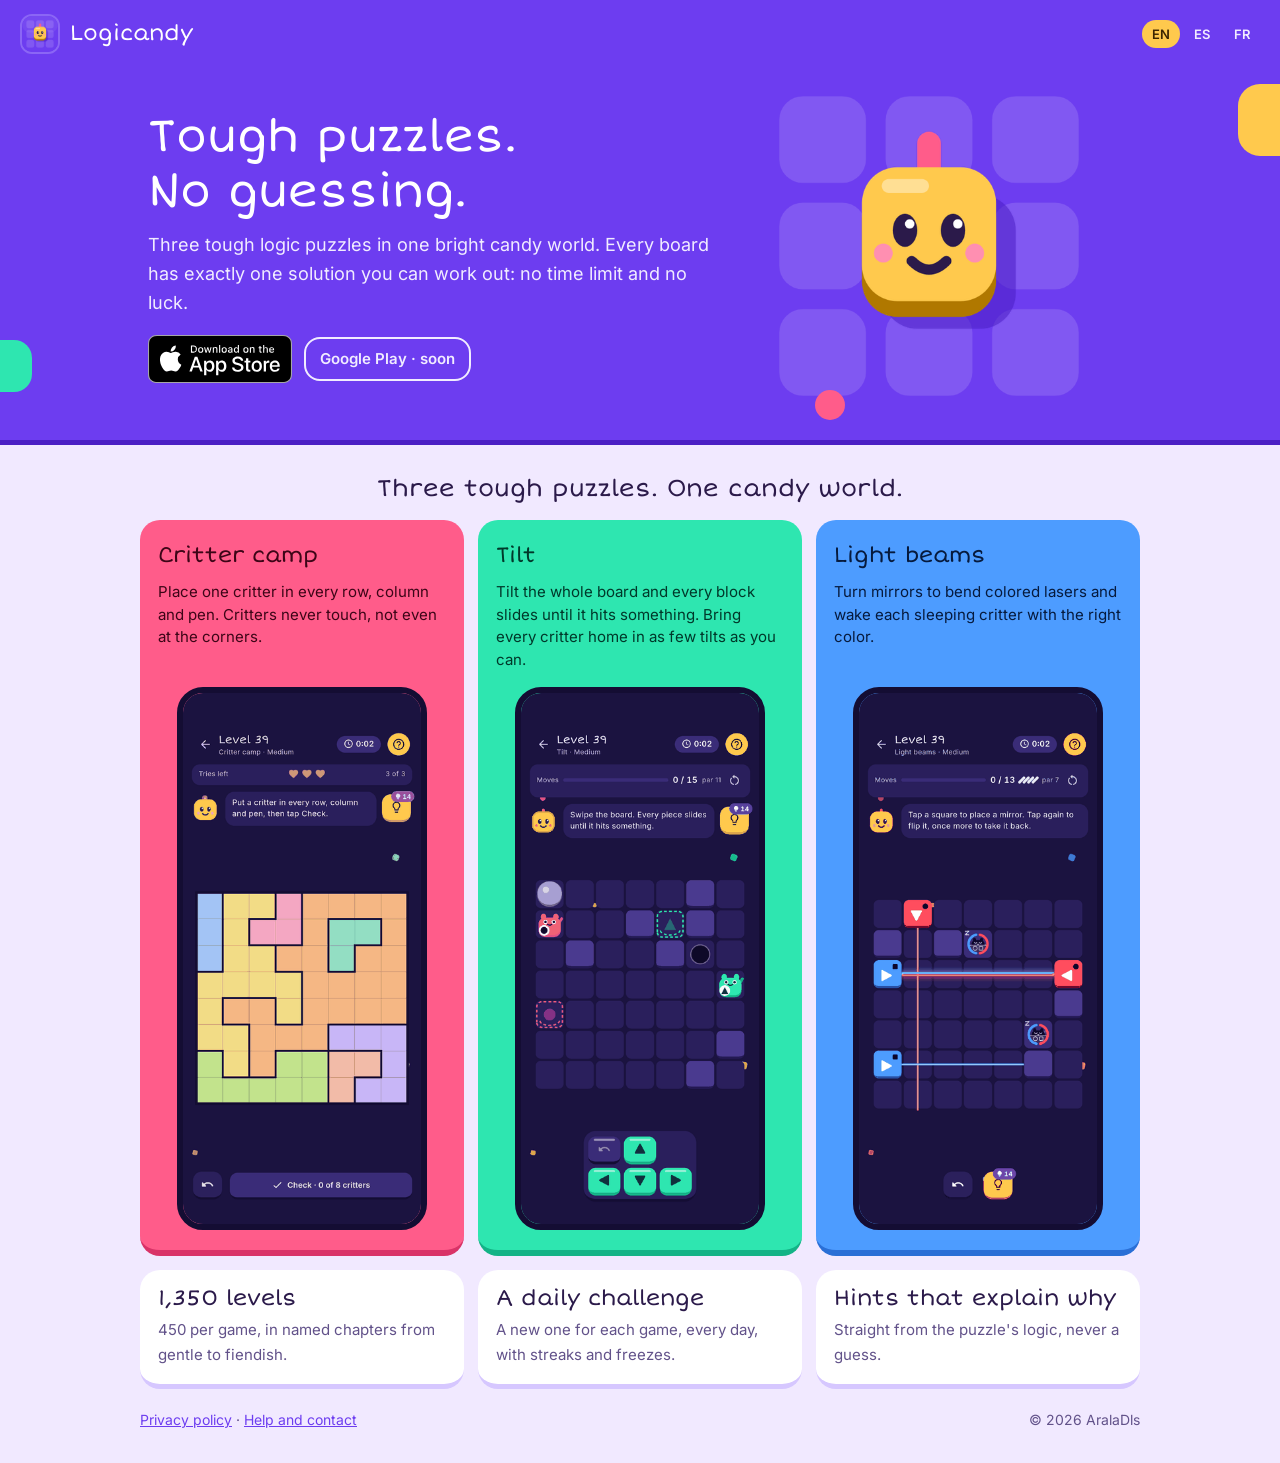
<file: index.html>
<!doctype html>
<html lang="en">
<head>
<meta charset="utf-8">
<meta name="viewport" content="width=device-width, initial-scale=1">
<title>Logicandy · Tough puzzles. No guessing.</title>
<meta name="description" content="Three tough logic puzzles in one candy world. Fair, no guessing, no time limits.">
<meta name="theme-color" content="#6D3DF0">
<link rel="canonical" href="https://logicandy.com/">
<link rel="alternate" hreflang="en" href="https://logicandy.com/">
<link rel="alternate" hreflang="es" href="https://logicandy.com/es/">
<link rel="alternate" hreflang="fr" href="https://logicandy.com/fr/">
<link rel="icon" type="image/png" href="img/icon.png">
<link rel="apple-touch-icon" href="img/icon.png">
<meta property="og:type" content="website">
<meta property="og:title" content="Logicandy">
<meta property="og:description" content="Tough puzzles. No guessing.">
<meta property="og:url" content="https://logicandy.com/">
<meta property="og:image" content="https://logicandy.com/img/og-en.png">
<link rel="stylesheet" href="style.css">
</head>
<body>
<div class="hero">
<div class="top">
<a class="brand" href="./"><img src="img/icon.png" width="40" height="40" alt="">Logicandy</a>
<nav class="switch" aria-label="Language"><a href="./" aria-current="page">EN</a><a href="es/" lang="es" hreflang="es">ES</a><a href="fr/" lang="fr" hreflang="fr">FR</a></nav>
</div>
<div class="pitch">
<div>
<h1>Tough puzzles.<br>No guessing.</h1>
<p class="lead">Three tough logic puzzles in one bright candy world. Every board has exactly one solution you can work out: no time limit and no luck.</p>
<p class="stores"><a class="badge" href="https://apps.apple.com/app/id6835142114"><img src="img/app-store-en.svg" width="120" height="40" alt="Download on the App Store"></a><span class="store soon">Google Play · soon</span></p>
</div>
<img class="glim" src="img/glim.png" width="440" height="440" alt="Glim, the Logicandy mascot">
</div>
</div>
<main class="wide">
<h2>Three tough puzzles. One candy world.</h2>
<div class="games">
<article class="game pink">
<h3>Critter camp</h3>
<p>Place one critter in every row, column and pen. Critters never touch, not even at the corners.</p>
<img src="img/en-camp.png" width="360" height="803" loading="lazy" alt="A Critter camp board, with colored pens to fill">
</article>
<article class="game mint">
<h3>Tilt</h3>
<p>Tilt the whole board and every block slides until it hits something. Bring every critter home in as few tilts as you can.</p>
<img src="img/en-tilt.png" width="360" height="803" loading="lazy" alt="A Tilt board, with two critters to slide home">
</article>
<article class="game sky">
<h3>Light beams</h3>
<p>Turn mirrors to bend colored lasers and wake each sleeping critter with the right color.</p>
<img src="img/en-beams.png" width="360" height="803" loading="lazy" alt="A Light beams board, with lasers crossing the grid">
</article>
</div>
<div class="facts">
<div class="fact"><strong>1,350 levels</strong><span>450 per game, in named chapters from gentle to fiendish.</span></div>
<div class="fact"><strong>A daily challenge</strong><span>A new one for each game, every day, with streaks and freezes.</span></div>
<div class="fact"><strong>Hints that explain why</strong><span>Straight from the puzzle's logic, never a guess.</span></div>
</div>
</main>
<footer>
<p><a href="en/privacy.html">Privacy policy</a> · <a href="en/support.html">Help and contact</a></p>
<p>© 2026 AralaDls</p>
</footer>
</body>
</html>
</file>
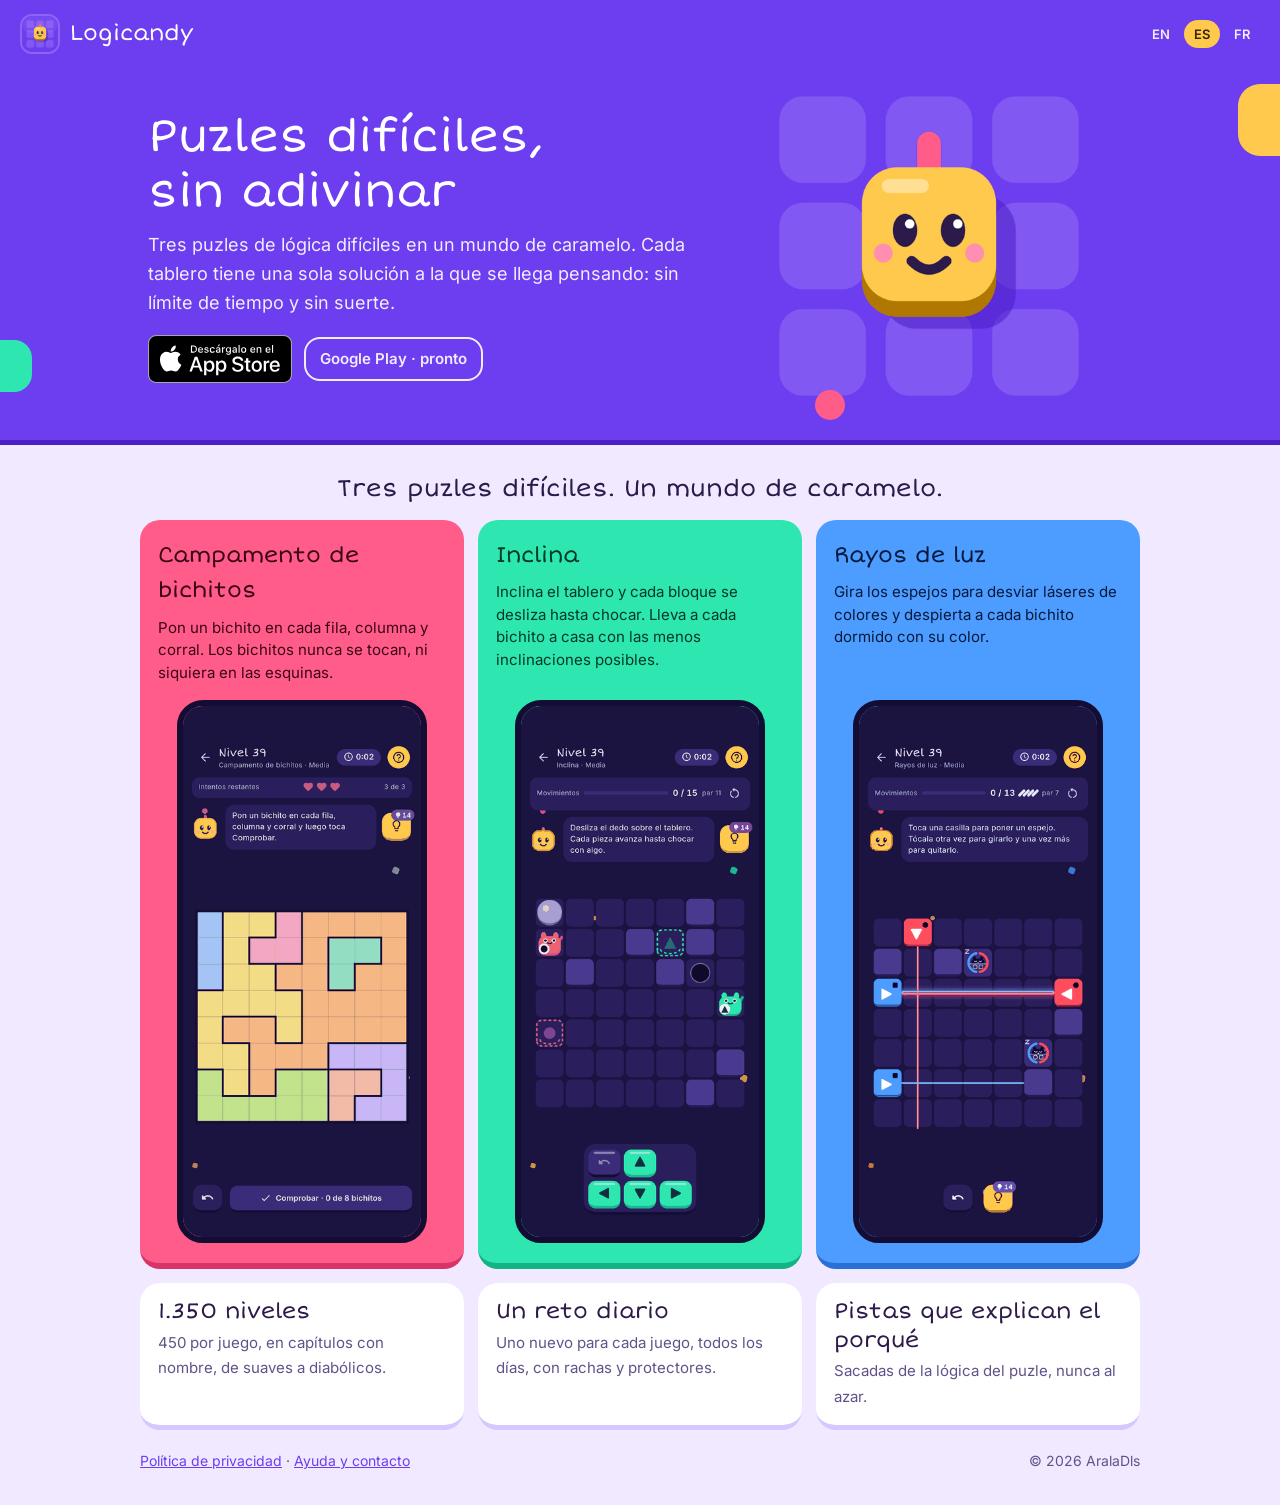
<file: es/index.html>
<!doctype html>
<html lang="es">
<head>
<meta charset="utf-8">
<meta name="viewport" content="width=device-width, initial-scale=1">
<title>Logicandy · Puzles difíciles, sin adivinar</title>
<meta name="description" content="Tres puzles de lógica difíciles en un mundo de caramelo. Justos, sin adivinar.">
<meta name="theme-color" content="#6D3DF0">
<link rel="canonical" href="https://logicandy.com/es/">
<link rel="alternate" hreflang="en" href="https://logicandy.com/">
<link rel="alternate" hreflang="es" href="https://logicandy.com/es/">
<link rel="alternate" hreflang="fr" href="https://logicandy.com/fr/">
<link rel="icon" type="image/png" href="../img/icon.png">
<link rel="apple-touch-icon" href="../img/icon.png">
<meta property="og:type" content="website">
<meta property="og:title" content="Logicandy">
<meta property="og:description" content="Puzles difíciles, sin adivinar">
<meta property="og:url" content="https://logicandy.com/es/">
<meta property="og:image" content="https://logicandy.com/img/og-es.png">
<link rel="stylesheet" href="../style.css">
</head>
<body>
<div class="hero">
<div class="top">
<a class="brand" href="./"><img src="../img/icon.png" width="40" height="40" alt="">Logicandy</a>
<nav class="switch" aria-label="Idioma"><a href="../" lang="en" hreflang="en">EN</a><a href="./" aria-current="page">ES</a><a href="../fr/" lang="fr" hreflang="fr">FR</a></nav>
</div>
<div class="pitch">
<div>
<h1>Puzles difíciles,<br>sin adivinar</h1>
<p class="lead">Tres puzles de lógica difíciles en un mundo de caramelo. Cada tablero tiene una sola solución a la que se llega pensando: sin límite de tiempo y sin suerte.</p>
<p class="stores"><a class="badge" href="https://apps.apple.com/app/id6835142114"><img src="../img/app-store-es.svg" width="120" height="40" alt="Descárgalo en el App Store"></a><span class="store soon">Google Play · pronto</span></p>
</div>
<img class="glim" src="../img/glim.png" width="440" height="440" alt="Glim, la mascota de Logicandy">
</div>
</div>
<main class="wide">
<h2>Tres puzles difíciles. Un mundo de caramelo.</h2>
<div class="games">
<article class="game pink">
<h3>Campamento de bichitos</h3>
<p>Pon un bichito en cada fila, columna y corral. Los bichitos nunca se tocan, ni siquiera en las esquinas.</p>
<img src="../img/es-camp.png" width="360" height="803" loading="lazy" alt="Un tablero de Campamento de bichitos, con corrales de colores por llenar">
</article>
<article class="game mint">
<h3>Inclina</h3>
<p>Inclina el tablero y cada bloque se desliza hasta chocar. Lleva a cada bichito a casa con las menos inclinaciones posibles.</p>
<img src="../img/es-tilt.png" width="360" height="803" loading="lazy" alt="Un tablero de Inclina, con dos bichitos que llevar a casa">
</article>
<article class="game sky">
<h3>Rayos de luz</h3>
<p>Gira los espejos para desviar láseres de colores y despierta a cada bichito dormido con su color.</p>
<img src="../img/es-beams.png" width="360" height="803" loading="lazy" alt="Un tablero de Rayos de luz, con láseres que cruzan la cuadrícula">
</article>
</div>
<div class="facts">
<div class="fact"><strong>1.350 niveles</strong><span>450 por juego, en capítulos con nombre, de suaves a diabólicos.</span></div>
<div class="fact"><strong>Un reto diario</strong><span>Uno nuevo para cada juego, todos los días, con rachas y protectores.</span></div>
<div class="fact"><strong>Pistas que explican el porqué</strong><span>Sacadas de la lógica del puzle, nunca al azar.</span></div>
</div>
</main>
<footer>
<p><a href="privacy.html">Política de privacidad</a> · <a href="support.html">Ayuda y contacto</a></p>
<p>© 2026 AralaDls</p>
</footer>
</body>
</html>
</file>
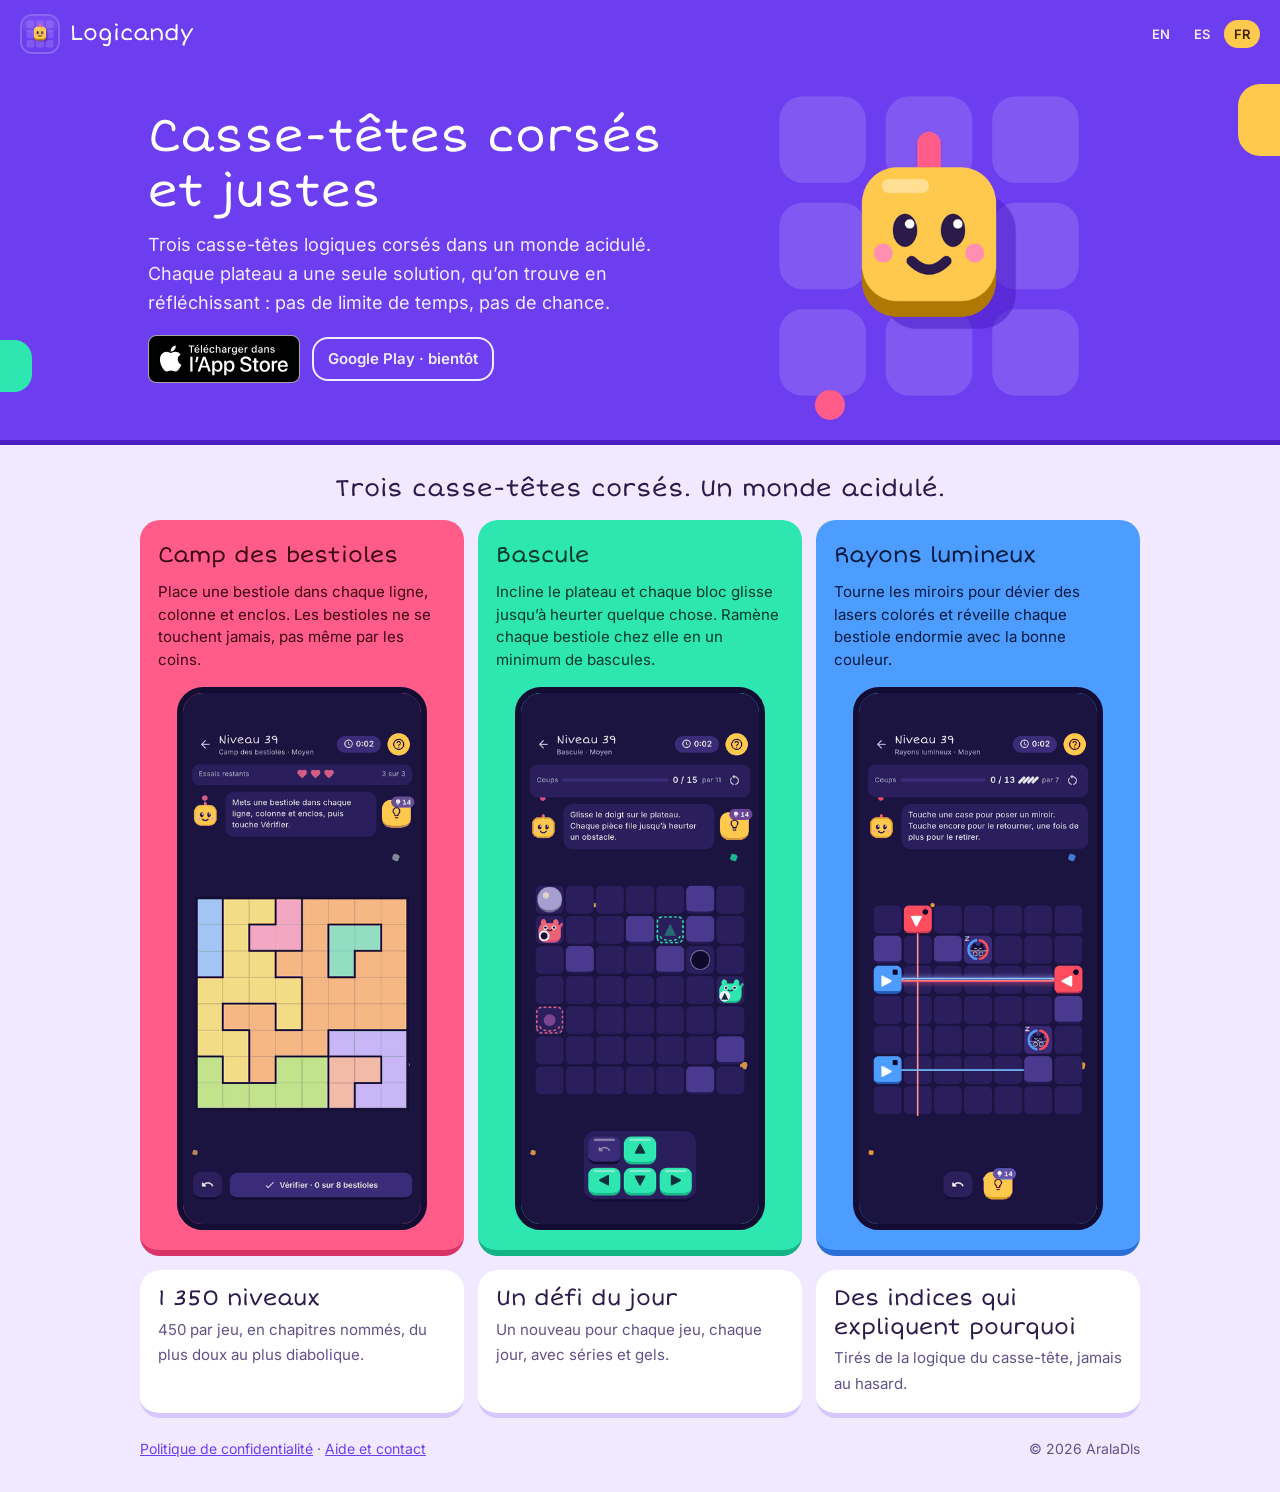
<file: fr/index.html>
<!doctype html>
<html lang="fr">
<head>
<meta charset="utf-8">
<meta name="viewport" content="width=device-width, initial-scale=1">
<title>Logicandy · Casse-têtes corsés et justes</title>
<meta name="description" content="Trois casse-têtes logiques corsés dans un monde acidulé. Justes, sans hasard.">
<meta name="theme-color" content="#6D3DF0">
<link rel="canonical" href="https://logicandy.com/fr/">
<link rel="alternate" hreflang="en" href="https://logicandy.com/">
<link rel="alternate" hreflang="es" href="https://logicandy.com/es/">
<link rel="alternate" hreflang="fr" href="https://logicandy.com/fr/">
<link rel="icon" type="image/png" href="../img/icon.png">
<link rel="apple-touch-icon" href="../img/icon.png">
<meta property="og:type" content="website">
<meta property="og:title" content="Logicandy">
<meta property="og:description" content="Casse-têtes corsés et justes">
<meta property="og:url" content="https://logicandy.com/fr/">
<meta property="og:image" content="https://logicandy.com/img/og-fr.png">
<link rel="stylesheet" href="../style.css">
</head>
<body>
<div class="hero">
<div class="top">
<a class="brand" href="./"><img src="../img/icon.png" width="40" height="40" alt="">Logicandy</a>
<nav class="switch" aria-label="Langue"><a href="../" lang="en" hreflang="en">EN</a><a href="../es/" lang="es" hreflang="es">ES</a><a href="./" aria-current="page">FR</a></nav>
</div>
<div class="pitch">
<div>
<h1>Casse-têtes corsés<br>et justes</h1>
<p class="lead">Trois casse-têtes logiques corsés dans un monde acidulé. Chaque plateau a une seule solution, qu’on trouve en réfléchissant&nbsp;: pas de limite de temps, pas de chance.</p>
<p class="stores"><a class="badge" href="https://apps.apple.com/app/id6835142114"><img src="../img/app-store-fr.svg" width="127" height="40" alt="Télécharger dans l’App Store"></a><span class="store soon">Google Play · bientôt</span></p>
</div>
<img class="glim" src="../img/glim.png" width="440" height="440" alt="Glim, la mascotte de Logicandy">
</div>
</div>
<main class="wide">
<h2>Trois casse-têtes corsés. Un monde acidulé.</h2>
<div class="games">
<article class="game pink">
<h3>Camp des bestioles</h3>
<p>Place une bestiole dans chaque ligne, colonne et enclos. Les bestioles ne se touchent jamais, pas même par les coins.</p>
<img src="../img/fr-camp.png" width="360" height="803" loading="lazy" alt="Un plateau de Camp des bestioles, avec des enclos colorés à remplir">
</article>
<article class="game mint">
<h3>Bascule</h3>
<p>Incline le plateau et chaque bloc glisse jusqu’à heurter quelque chose. Ramène chaque bestiole chez elle en un minimum de bascules.</p>
<img src="../img/fr-tilt.png" width="360" height="803" loading="lazy" alt="Un plateau de Bascule, avec deux bestioles à ramener chez elles">
</article>
<article class="game sky">
<h3>Rayons lumineux</h3>
<p>Tourne les miroirs pour dévier des lasers colorés et réveille chaque bestiole endormie avec la bonne couleur.</p>
<img src="../img/fr-beams.png" width="360" height="803" loading="lazy" alt="Un plateau de Rayons lumineux, avec des lasers qui traversent la grille">
</article>
</div>
<div class="facts">
<div class="fact"><strong>1 350 niveaux</strong><span>450 par jeu, en chapitres nommés, du plus doux au plus diabolique.</span></div>
<div class="fact"><strong>Un défi du jour</strong><span>Un nouveau pour chaque jeu, chaque jour, avec séries et gels.</span></div>
<div class="fact"><strong>Des indices qui expliquent pourquoi</strong><span>Tirés de la logique du casse-tête, jamais au hasard.</span></div>
</div>
</main>
<footer>
<p><a href="privacy.html">Politique de confidentialité</a> · <a href="support.html">Aide et contact</a></p>
<p>© 2026 AralaDls</p>
</footer>
</body>
</html>
</file>
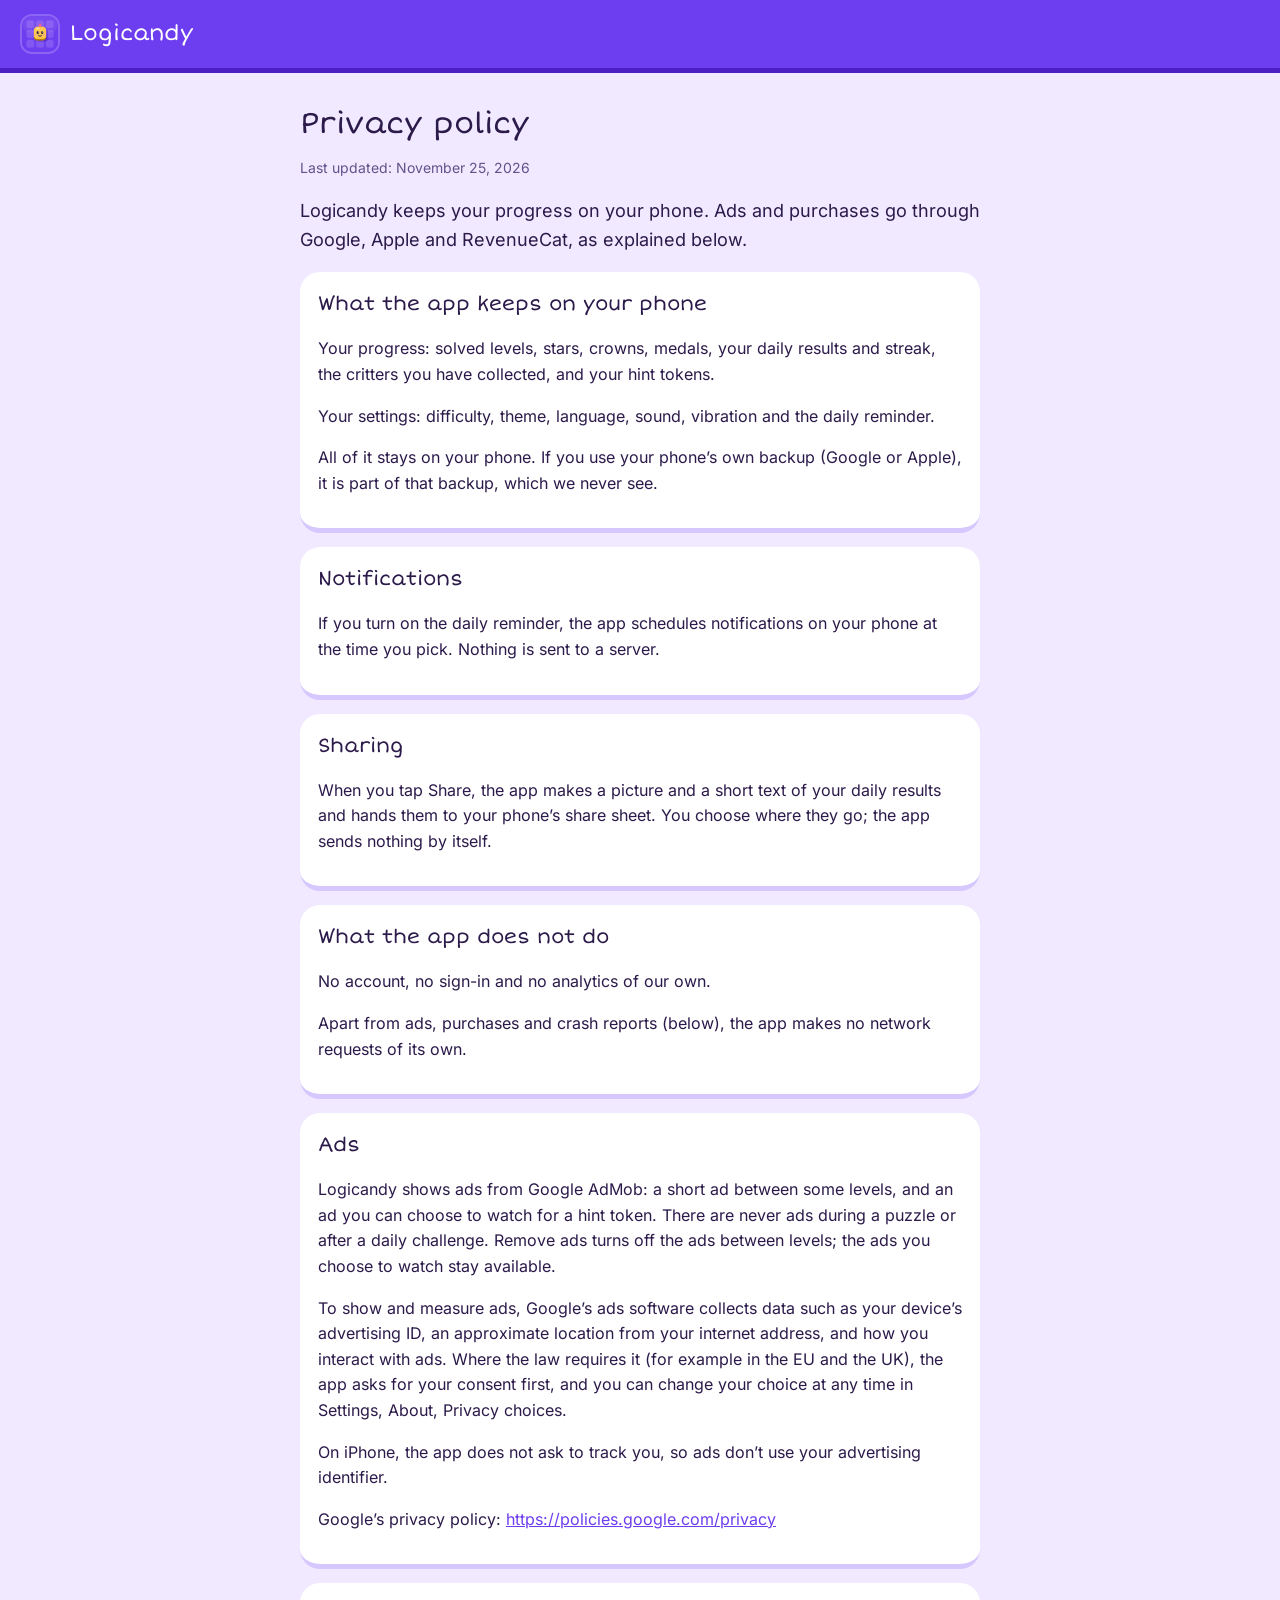
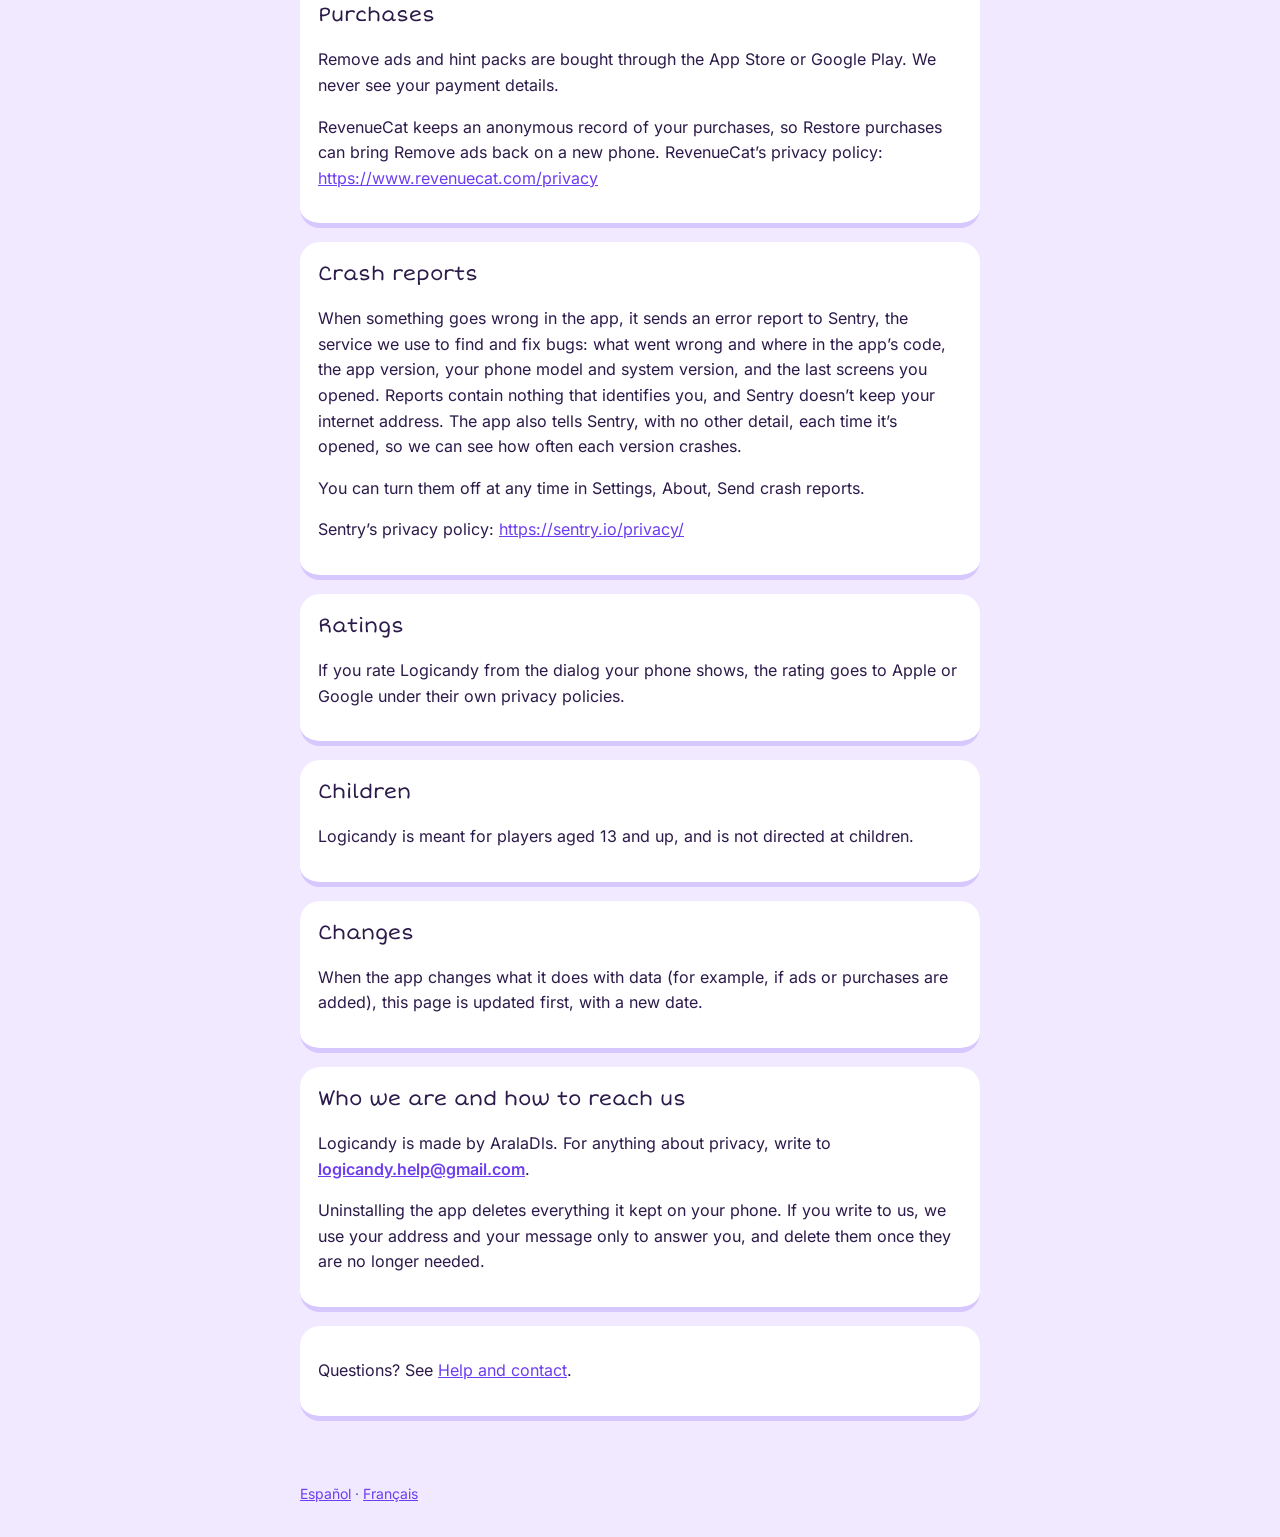
<file: en/privacy.html>
<!doctype html>
<html lang="en">
<head>
<meta charset="utf-8">
<meta name="viewport" content="width=device-width, initial-scale=1">
<title>Logicandy · Privacy policy</title>
<meta name="theme-color" content="#6D3DF0">
<link rel="icon" type="image/png" href="../img/icon.png">
<link rel="stylesheet" href="../style.css">
</head>
<body>
<header class="top"><a class="brand" href="../"><img src="../img/icon.png" width="40" height="40" alt="">Logicandy</a></header>
<main class="text">
<h1>Privacy policy</h1>
<p class="updated">Last updated: November 25, 2026</p>
<p class="lead">Logicandy keeps your progress on your phone. Ads and purchases go through Google, Apple and RevenueCat, as explained below.</p>
<section><h2>What the app keeps on your phone</h2>
<p>Your progress: solved levels, stars, crowns, medals, your daily results and streak, the critters you have collected, and your hint tokens.</p>
<p>Your settings: difficulty, theme, language, sound, vibration and the daily reminder.</p>
<p>All of it stays on your phone. If you use your phone’s own backup (Google or Apple), it is part of that backup, which we never see.</p>
</section>
<section><h2>Notifications</h2>
<p>If you turn on the daily reminder, the app schedules notifications on your phone at the time you pick. Nothing is sent to a server.</p>
</section>
<section><h2>Sharing</h2>
<p>When you tap Share, the app makes a picture and a short text of your daily results and hands them to your phone’s share sheet. You choose where they go; the app sends nothing by itself.</p>
</section>
<section><h2>What the app does not do</h2>
<p>No account, no sign-in and no analytics of our own.</p>
<p>Apart from ads, purchases and crash reports (below), the app makes no network requests of its own.</p>
</section>
<section id="ads"><h2>Ads</h2>
<p>Logicandy shows ads from Google AdMob: a short ad between some levels, and an ad you can choose to watch for a hint token. There are never ads during a puzzle or after a daily challenge. Remove ads turns off the ads between levels; the ads you choose to watch stay available.</p>
<p>To show and measure ads, Google’s ads software collects data such as your device’s advertising ID, an approximate location from your internet address, and how you interact with ads. Where the law requires it (for example in the EU and the UK), the app asks for your consent first, and you can change your choice at any time in Settings, About, Privacy choices.</p>
<p>On iPhone, the app does not ask to track you, so ads don’t use your advertising identifier.</p>
<p>Google’s privacy policy: <a href="https://policies.google.com/privacy">https://policies.google.com/privacy</a></p>
</section>
<section id="purchases"><h2>Purchases</h2>
<p>Remove ads and hint packs are bought through the App Store or Google Play. We never see your payment details.</p>
<p>RevenueCat keeps an anonymous record of your purchases, so Restore purchases can bring Remove ads back on a new phone. RevenueCat’s privacy policy: <a href="https://www.revenuecat.com/privacy">https://www.revenuecat.com/privacy</a></p>
</section>
<section id="crash-reports"><h2>Crash reports</h2>
<p>When something goes wrong in the app, it sends an error report to Sentry, the service we use to find and fix bugs: what went wrong and where in the app’s code, the app version, your phone model and system version, and the last screens you opened. Reports contain nothing that identifies you, and Sentry doesn’t keep your internet address. The app also tells Sentry, with no other detail, each time it’s opened, so we can see how often each version crashes.</p>
<p>You can turn them off at any time in Settings, About, Send crash reports.</p>
<p>Sentry’s privacy policy: <a href="https://sentry.io/privacy/">https://sentry.io/privacy/</a></p>
</section>
<section><h2>Ratings</h2>
<p>If you rate Logicandy from the dialog your phone shows, the rating goes to Apple or Google under their own privacy policies.</p>
</section>
<section><h2>Children</h2>
<p>Logicandy is meant for players aged 13 and up, and is not directed at children.</p>
</section>
<section><h2>Changes</h2>
<p>When the app changes what it does with data (for example, if ads or purchases are added), this page is updated first, with a new date.</p>
</section>
<section id="who"><h2>Who we are and how to reach us</h2><p>Logicandy is made by AralaDls. For anything about privacy, write to <a href="mailto:logicandy.help@gmail.com"><strong>logicandy.help@gmail.com</strong></a>.</p><p>Uninstalling the app deletes everything it kept on your phone. If you write to us, we use your address and your message only to answer you, and delete them once they are no longer needed.</p></section>
<section><p>Questions? See <a href="support.html">Help and contact</a>.</p></section>
</main>
<footer><p class="langs"><a href="../es/privacy.html" hreflang="es">Español</a> · <a href="../fr/privacy.html" hreflang="fr">Français</a></p></footer>
</body>
</html>
</file>
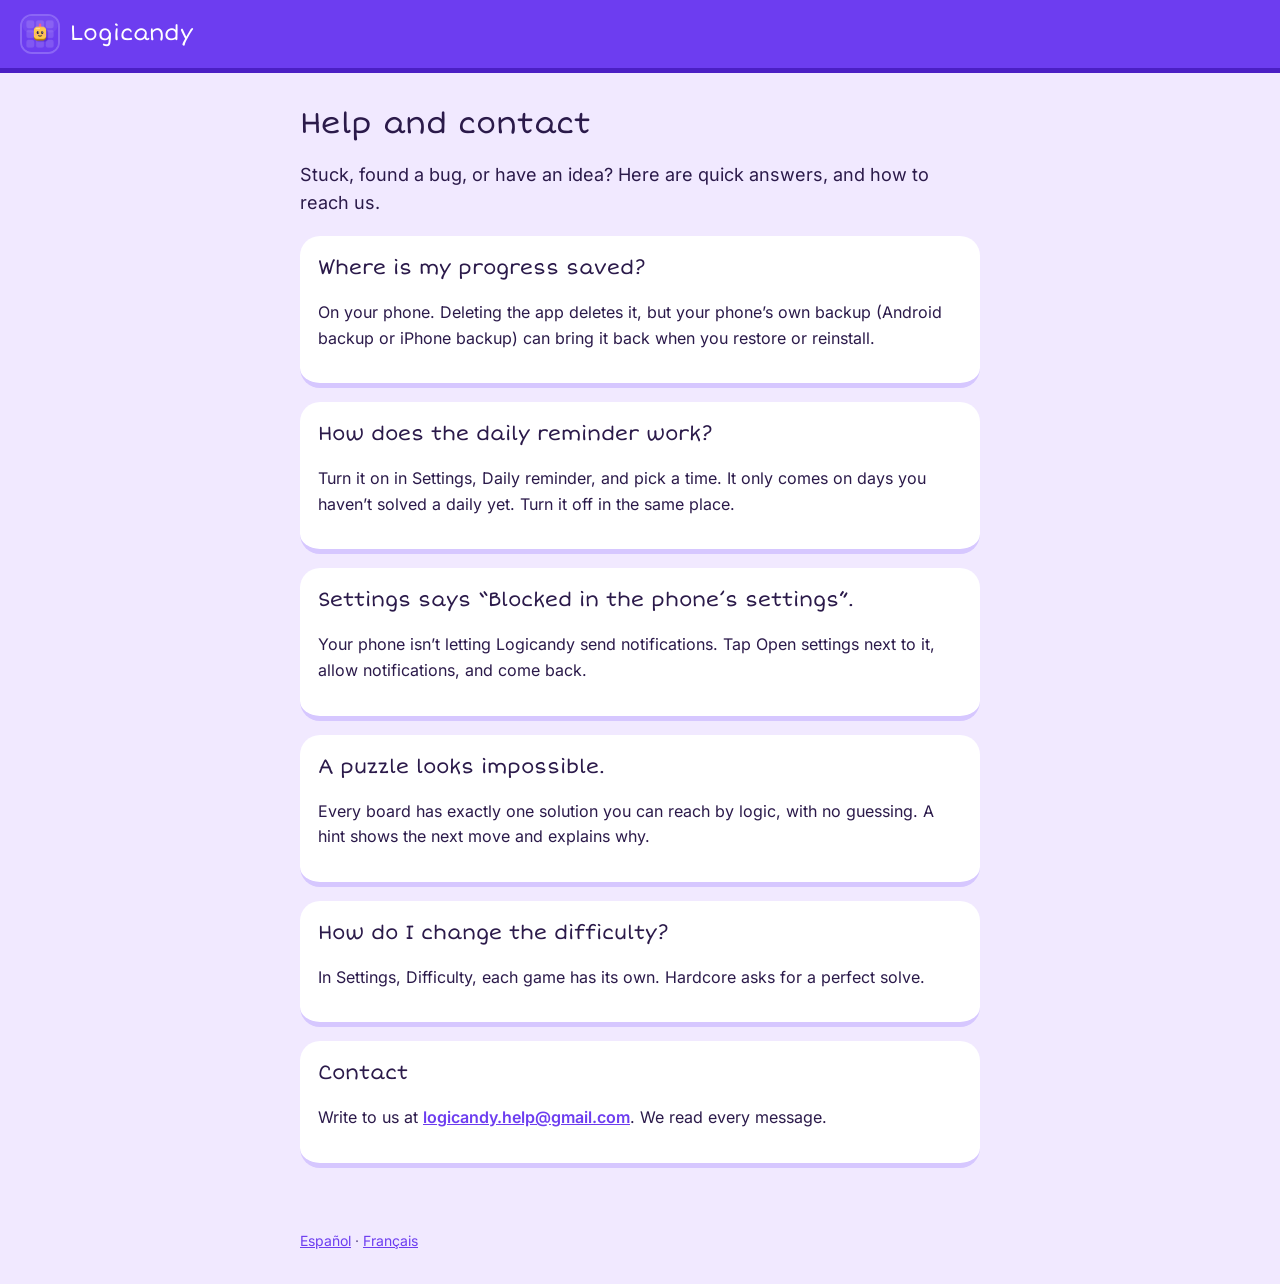
<file: en/support.html>
<!doctype html>
<html lang="en">
<head>
<meta charset="utf-8">
<meta name="viewport" content="width=device-width, initial-scale=1">
<title>Logicandy · Help and contact</title>
<meta name="theme-color" content="#6D3DF0">
<link rel="icon" type="image/png" href="../img/icon.png">
<link rel="stylesheet" href="../style.css">
</head>
<body>
<header class="top"><a class="brand" href="../"><img src="../img/icon.png" width="40" height="40" alt="">Logicandy</a></header>
<main class="text">
<h1>Help and contact</h1>
<p class="lead">Stuck, found a bug, or have an idea? Here are quick answers, and how to reach us.</p>
<section><h2>Where is my progress saved?</h2><p>On your phone. Deleting the app deletes it, but your phone’s own backup (Android backup or iPhone backup) can bring it back when you restore or reinstall.</p></section>
<section><h2>How does the daily reminder work?</h2><p>Turn it on in Settings, Daily reminder, and pick a time. It only comes on days you haven’t solved a daily yet. Turn it off in the same place.</p></section>
<section><h2>Settings says “Blocked in the phone’s settings”.</h2><p>Your phone isn’t letting Logicandy send notifications. Tap Open settings next to it, allow notifications, and come back.</p></section>
<section><h2>A puzzle looks impossible.</h2><p>Every board has exactly one solution you can reach by logic, with no guessing. A hint shows the next move and explains why.</p></section>
<section><h2>How do I change the difficulty?</h2><p>In Settings, Difficulty, each game has its own. Hardcore asks for a perfect solve.</p></section>
<section class="contact"><h2>Contact</h2><p>Write to us at <a href="mailto:logicandy.help@gmail.com"><strong>logicandy.help@gmail.com</strong></a>. We read every message.</p></section>
</main>
<footer><p class="langs"><a href="../es/support.html" hreflang="es">Español</a> · <a href="../fr/support.html" hreflang="fr">Français</a></p></footer>
</body>
</html>
</file>
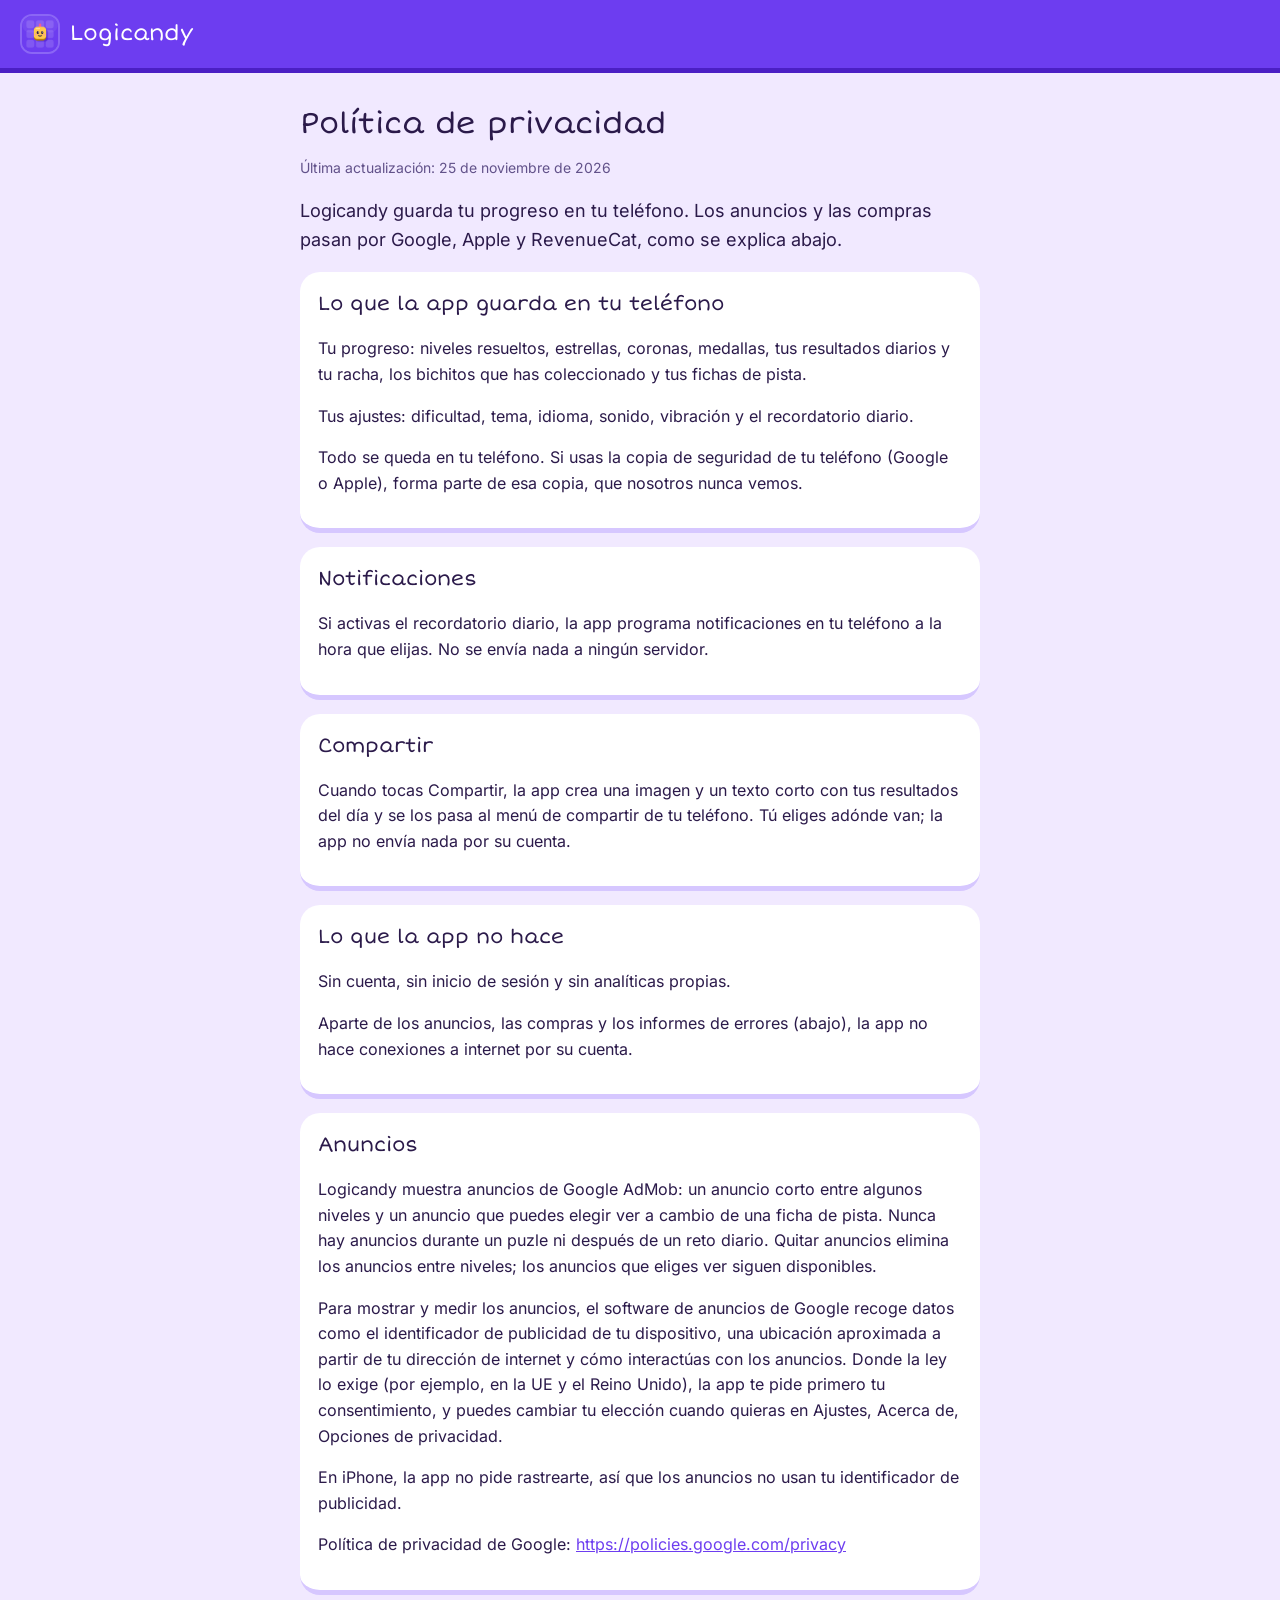
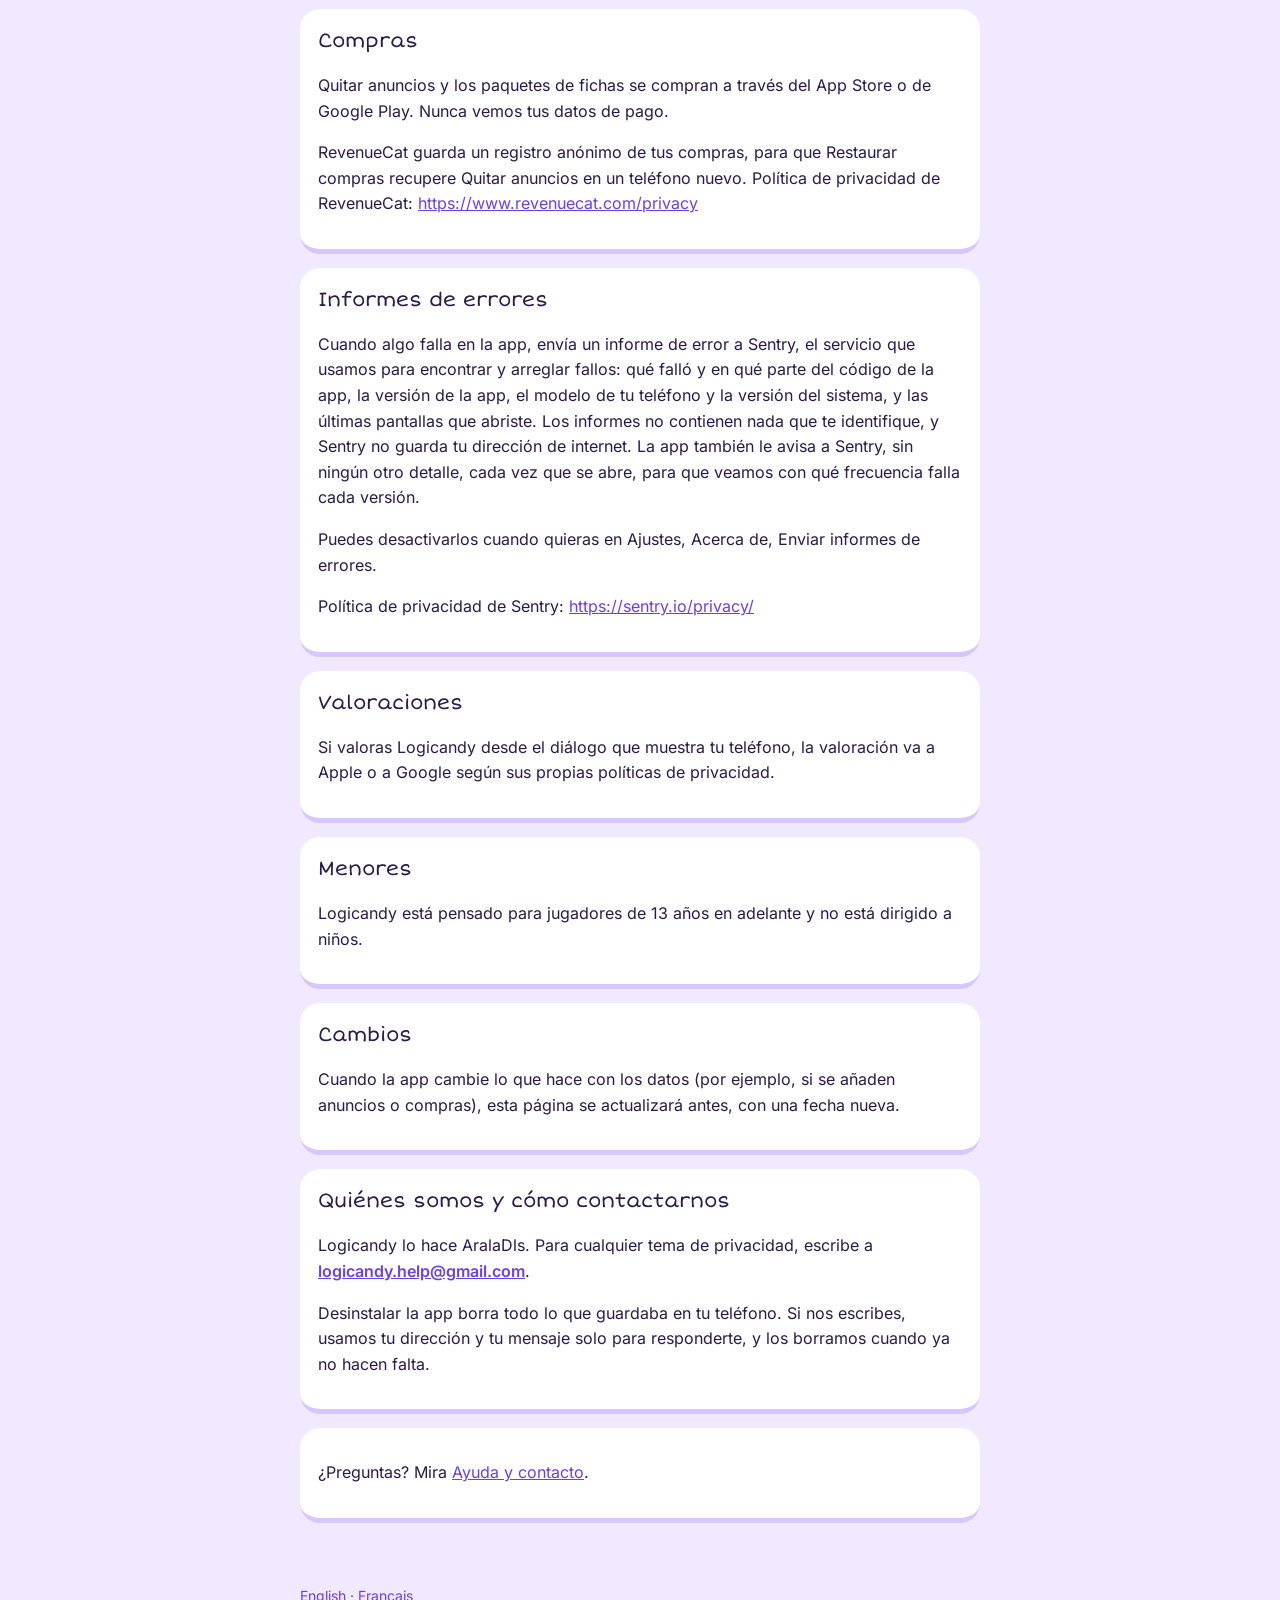
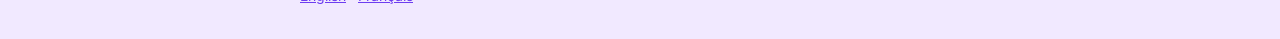
<file: es/privacy.html>
<!doctype html>
<html lang="es">
<head>
<meta charset="utf-8">
<meta name="viewport" content="width=device-width, initial-scale=1">
<title>Logicandy · Política de privacidad</title>
<meta name="theme-color" content="#6D3DF0">
<link rel="icon" type="image/png" href="../img/icon.png">
<link rel="stylesheet" href="../style.css">
</head>
<body>
<header class="top"><a class="brand" href="./"><img src="../img/icon.png" width="40" height="40" alt="">Logicandy</a></header>
<main class="text">
<h1>Política de privacidad</h1>
<p class="updated">Última actualización: 25 de noviembre de 2026</p>
<p class="lead">Logicandy guarda tu progreso en tu teléfono. Los anuncios y las compras pasan por Google, Apple y RevenueCat, como se explica abajo.</p>
<section><h2>Lo que la app guarda en tu teléfono</h2>
<p>Tu progreso: niveles resueltos, estrellas, coronas, medallas, tus resultados diarios y tu racha, los bichitos que has coleccionado y tus fichas de pista.</p>
<p>Tus ajustes: dificultad, tema, idioma, sonido, vibración y el recordatorio diario.</p>
<p>Todo se queda en tu teléfono. Si usas la copia de seguridad de tu teléfono (Google o Apple), forma parte de esa copia, que nosotros nunca vemos.</p>
</section>
<section><h2>Notificaciones</h2>
<p>Si activas el recordatorio diario, la app programa notificaciones en tu teléfono a la hora que elijas. No se envía nada a ningún servidor.</p>
</section>
<section><h2>Compartir</h2>
<p>Cuando tocas Compartir, la app crea una imagen y un texto corto con tus resultados del día y se los pasa al menú de compartir de tu teléfono. Tú eliges adónde van; la app no envía nada por su cuenta.</p>
</section>
<section><h2>Lo que la app no hace</h2>
<p>Sin cuenta, sin inicio de sesión y sin analíticas propias.</p>
<p>Aparte de los anuncios, las compras y los informes de errores (abajo), la app no hace conexiones a internet por su cuenta.</p>
</section>
<section id="ads"><h2>Anuncios</h2>
<p>Logicandy muestra anuncios de Google AdMob: un anuncio corto entre algunos niveles y un anuncio que puedes elegir ver a cambio de una ficha de pista. Nunca hay anuncios durante un puzle ni después de un reto diario. Quitar anuncios elimina los anuncios entre niveles; los anuncios que eliges ver siguen disponibles.</p>
<p>Para mostrar y medir los anuncios, el software de anuncios de Google recoge datos como el identificador de publicidad de tu dispositivo, una ubicación aproximada a partir de tu dirección de internet y cómo interactúas con los anuncios. Donde la ley lo exige (por ejemplo, en la UE y el Reino Unido), la app te pide primero tu consentimiento, y puedes cambiar tu elección cuando quieras en Ajustes, Acerca de, Opciones de privacidad.</p>
<p>En iPhone, la app no pide rastrearte, así que los anuncios no usan tu identificador de publicidad.</p>
<p>Política de privacidad de Google: <a href="https://policies.google.com/privacy">https://policies.google.com/privacy</a></p>
</section>
<section id="purchases"><h2>Compras</h2>
<p>Quitar anuncios y los paquetes de fichas se compran a través del App Store o de Google Play. Nunca vemos tus datos de pago.</p>
<p>RevenueCat guarda un registro anónimo de tus compras, para que Restaurar compras recupere Quitar anuncios en un teléfono nuevo. Política de privacidad de RevenueCat: <a href="https://www.revenuecat.com/privacy">https://www.revenuecat.com/privacy</a></p>
</section>
<section id="crash-reports"><h2>Informes de errores</h2>
<p>Cuando algo falla en la app, envía un informe de error a Sentry, el servicio que usamos para encontrar y arreglar fallos: qué falló y en qué parte del código de la app, la versión de la app, el modelo de tu teléfono y la versión del sistema, y las últimas pantallas que abriste. Los informes no contienen nada que te identifique, y Sentry no guarda tu dirección de internet. La app también le avisa a Sentry, sin ningún otro detalle, cada vez que se abre, para que veamos con qué frecuencia falla cada versión.</p>
<p>Puedes desactivarlos cuando quieras en Ajustes, Acerca de, Enviar informes de errores.</p>
<p>Política de privacidad de Sentry: <a href="https://sentry.io/privacy/">https://sentry.io/privacy/</a></p>
</section>
<section><h2>Valoraciones</h2>
<p>Si valoras Logicandy desde el diálogo que muestra tu teléfono, la valoración va a Apple o a Google según sus propias políticas de privacidad.</p>
</section>
<section><h2>Menores</h2>
<p>Logicandy está pensado para jugadores de 13 años en adelante y no está dirigido a niños.</p>
</section>
<section><h2>Cambios</h2>
<p>Cuando la app cambie lo que hace con los datos (por ejemplo, si se añaden anuncios o compras), esta página se actualizará antes, con una fecha nueva.</p>
</section>
<section id="who"><h2>Quiénes somos y cómo contactarnos</h2><p>Logicandy lo hace AralaDls. Para cualquier tema de privacidad, escribe a <a href="mailto:logicandy.help@gmail.com"><strong>logicandy.help@gmail.com</strong></a>.</p><p>Desinstalar la app borra todo lo que guardaba en tu teléfono. Si nos escribes, usamos tu dirección y tu mensaje solo para responderte, y los borramos cuando ya no hacen falta.</p></section>
<section><p>¿Preguntas? Mira <a href="support.html">Ayuda y contacto</a>.</p></section>
</main>
<footer><p class="langs"><a href="../en/privacy.html" hreflang="en">English</a> · <a href="../fr/privacy.html" hreflang="fr">Français</a></p></footer>
</body>
</html>
</file>
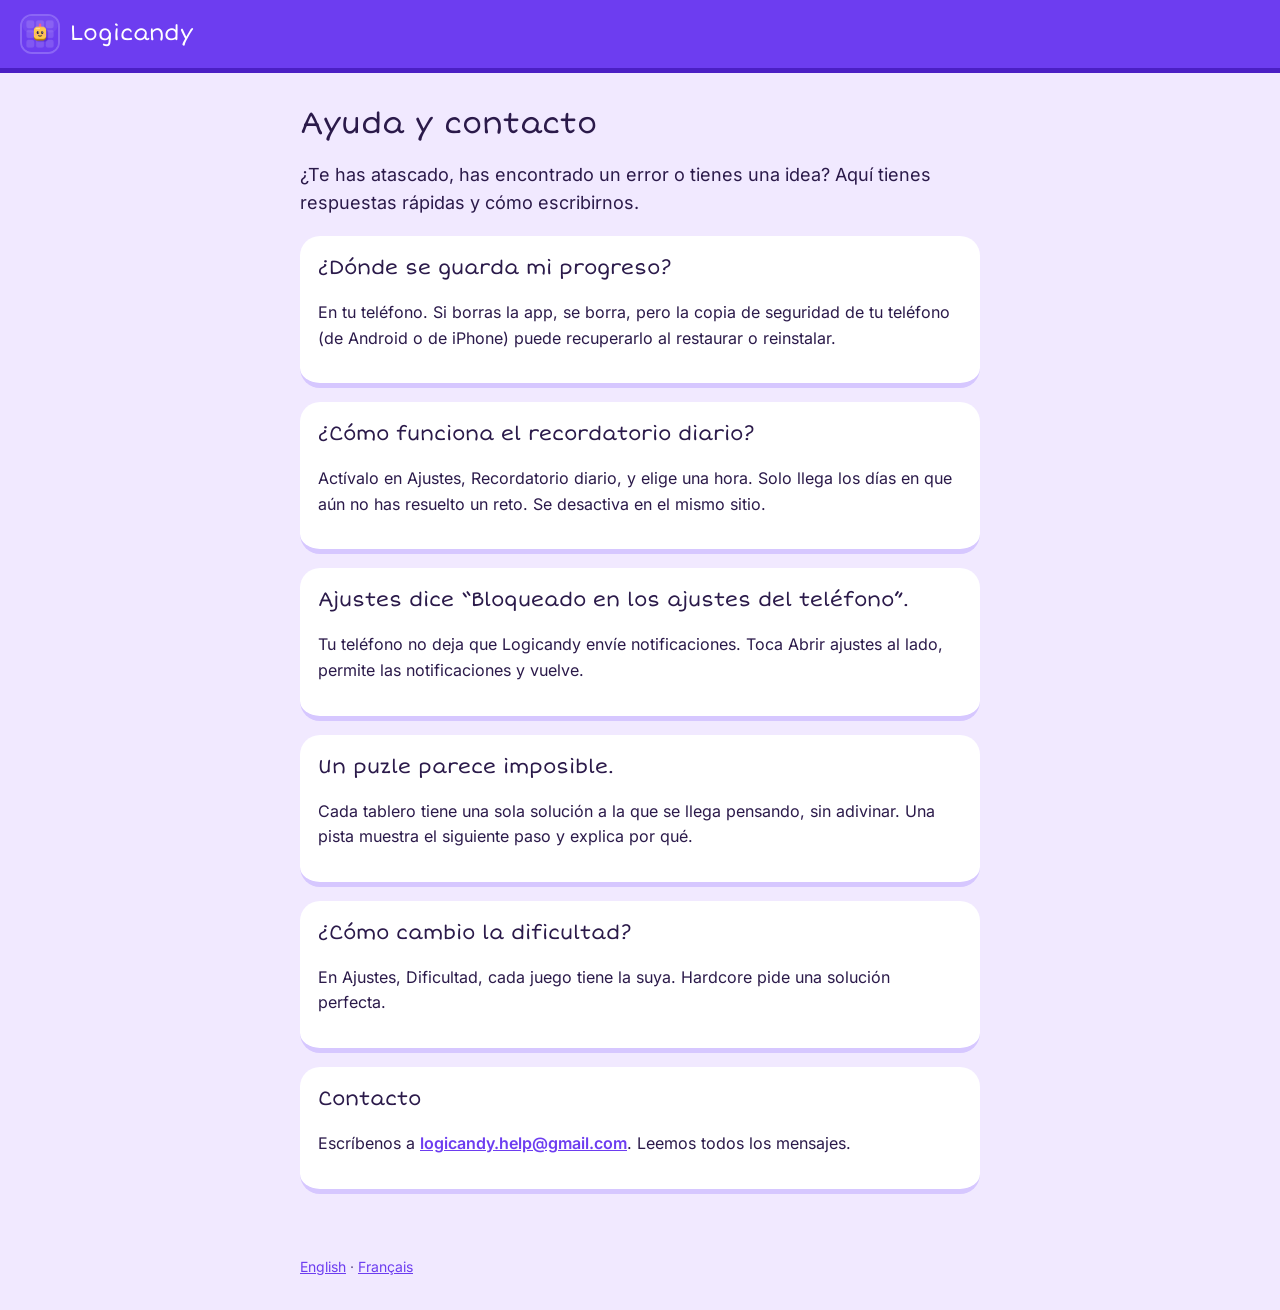
<file: es/support.html>
<!doctype html>
<html lang="es">
<head>
<meta charset="utf-8">
<meta name="viewport" content="width=device-width, initial-scale=1">
<title>Logicandy · Ayuda y contacto</title>
<meta name="theme-color" content="#6D3DF0">
<link rel="icon" type="image/png" href="../img/icon.png">
<link rel="stylesheet" href="../style.css">
</head>
<body>
<header class="top"><a class="brand" href="./"><img src="../img/icon.png" width="40" height="40" alt="">Logicandy</a></header>
<main class="text">
<h1>Ayuda y contacto</h1>
<p class="lead">¿Te has atascado, has encontrado un error o tienes una idea? Aquí tienes respuestas rápidas y cómo escribirnos.</p>
<section><h2>¿Dónde se guarda mi progreso?</h2><p>En tu teléfono. Si borras la app, se borra, pero la copia de seguridad de tu teléfono (de Android o de iPhone) puede recuperarlo al restaurar o reinstalar.</p></section>
<section><h2>¿Cómo funciona el recordatorio diario?</h2><p>Actívalo en Ajustes, Recordatorio diario, y elige una hora. Solo llega los días en que aún no has resuelto un reto. Se desactiva en el mismo sitio.</p></section>
<section><h2>Ajustes dice “Bloqueado en los ajustes del teléfono”.</h2><p>Tu teléfono no deja que Logicandy envíe notificaciones. Toca Abrir ajustes al lado, permite las notificaciones y vuelve.</p></section>
<section><h2>Un puzle parece imposible.</h2><p>Cada tablero tiene una sola solución a la que se llega pensando, sin adivinar. Una pista muestra el siguiente paso y explica por qué.</p></section>
<section><h2>¿Cómo cambio la dificultad?</h2><p>En Ajustes, Dificultad, cada juego tiene la suya. Hardcore pide una solución perfecta.</p></section>
<section class="contact"><h2>Contacto</h2><p>Escríbenos a <a href="mailto:logicandy.help@gmail.com"><strong>logicandy.help@gmail.com</strong></a>. Leemos todos los mensajes.</p></section>
</main>
<footer><p class="langs"><a href="../en/support.html" hreflang="en">English</a> · <a href="../fr/support.html" hreflang="fr">Français</a></p></footer>
</body>
</html>
</file>
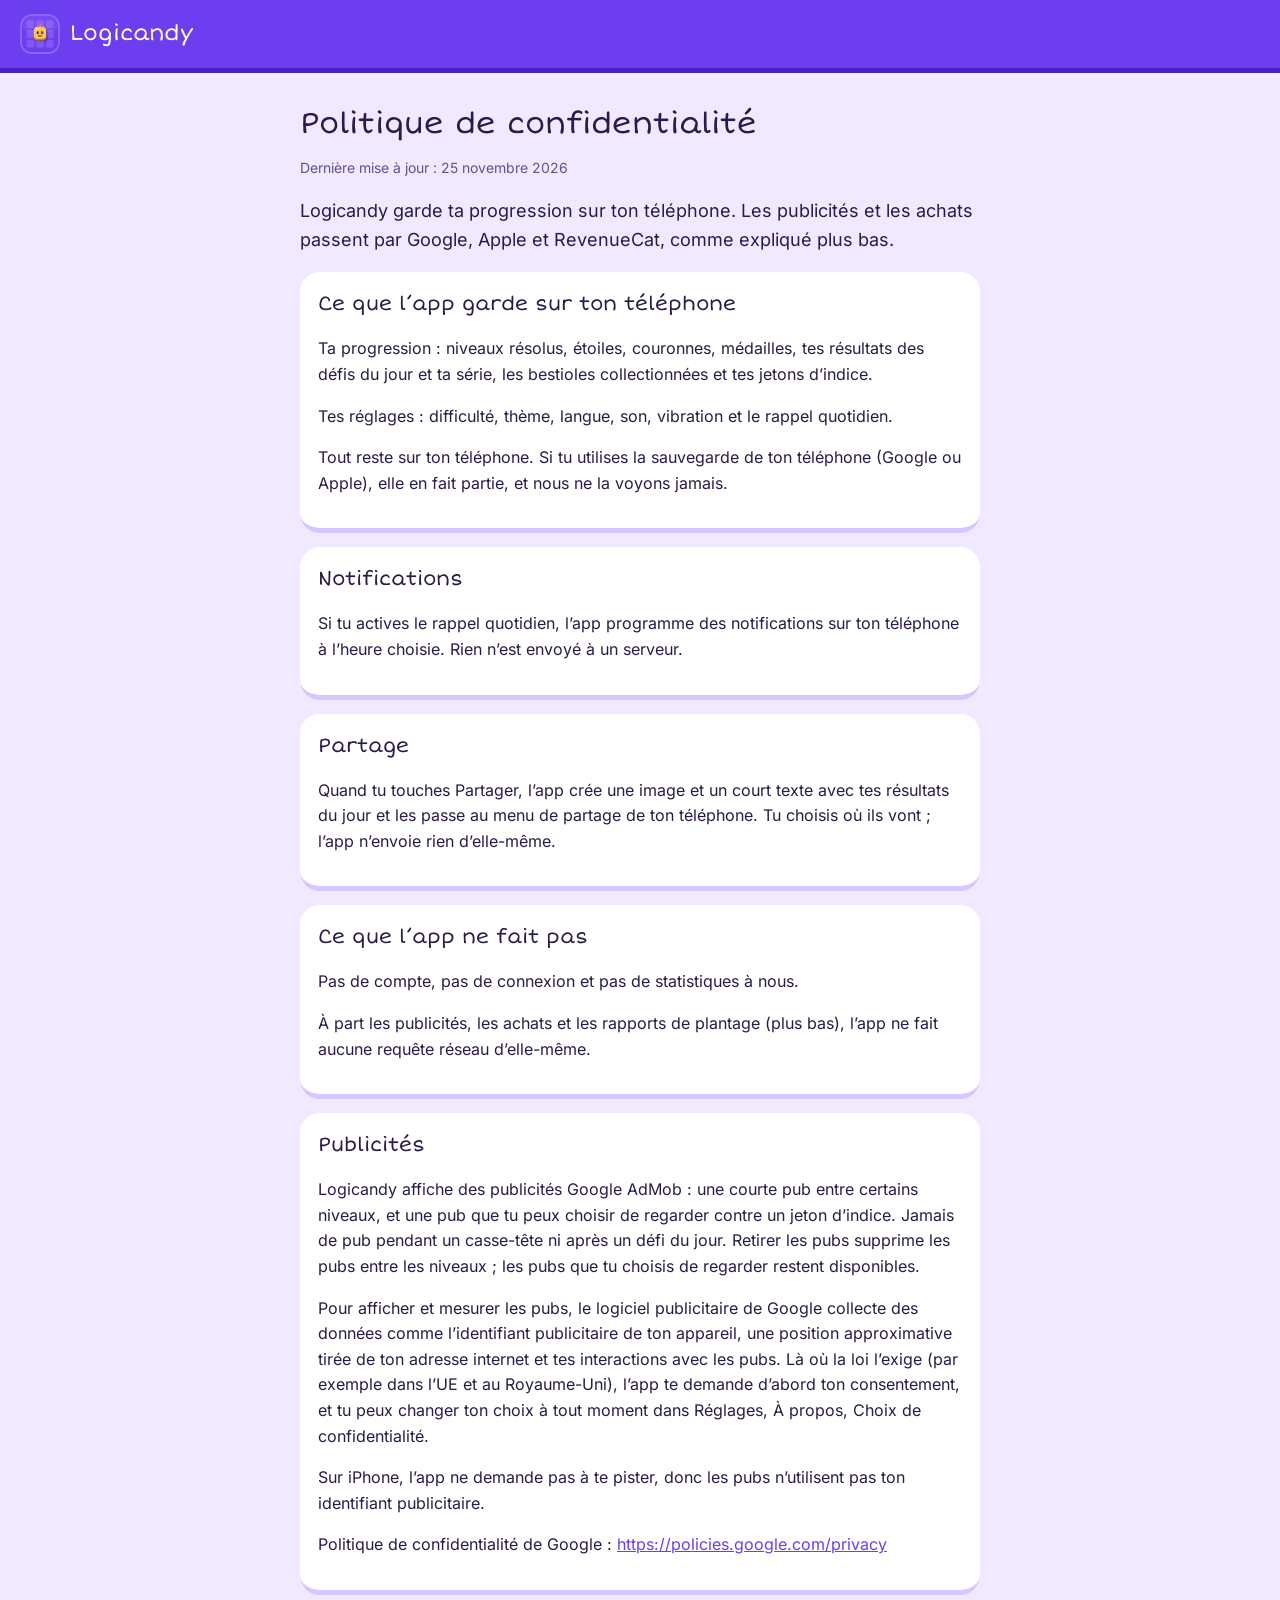
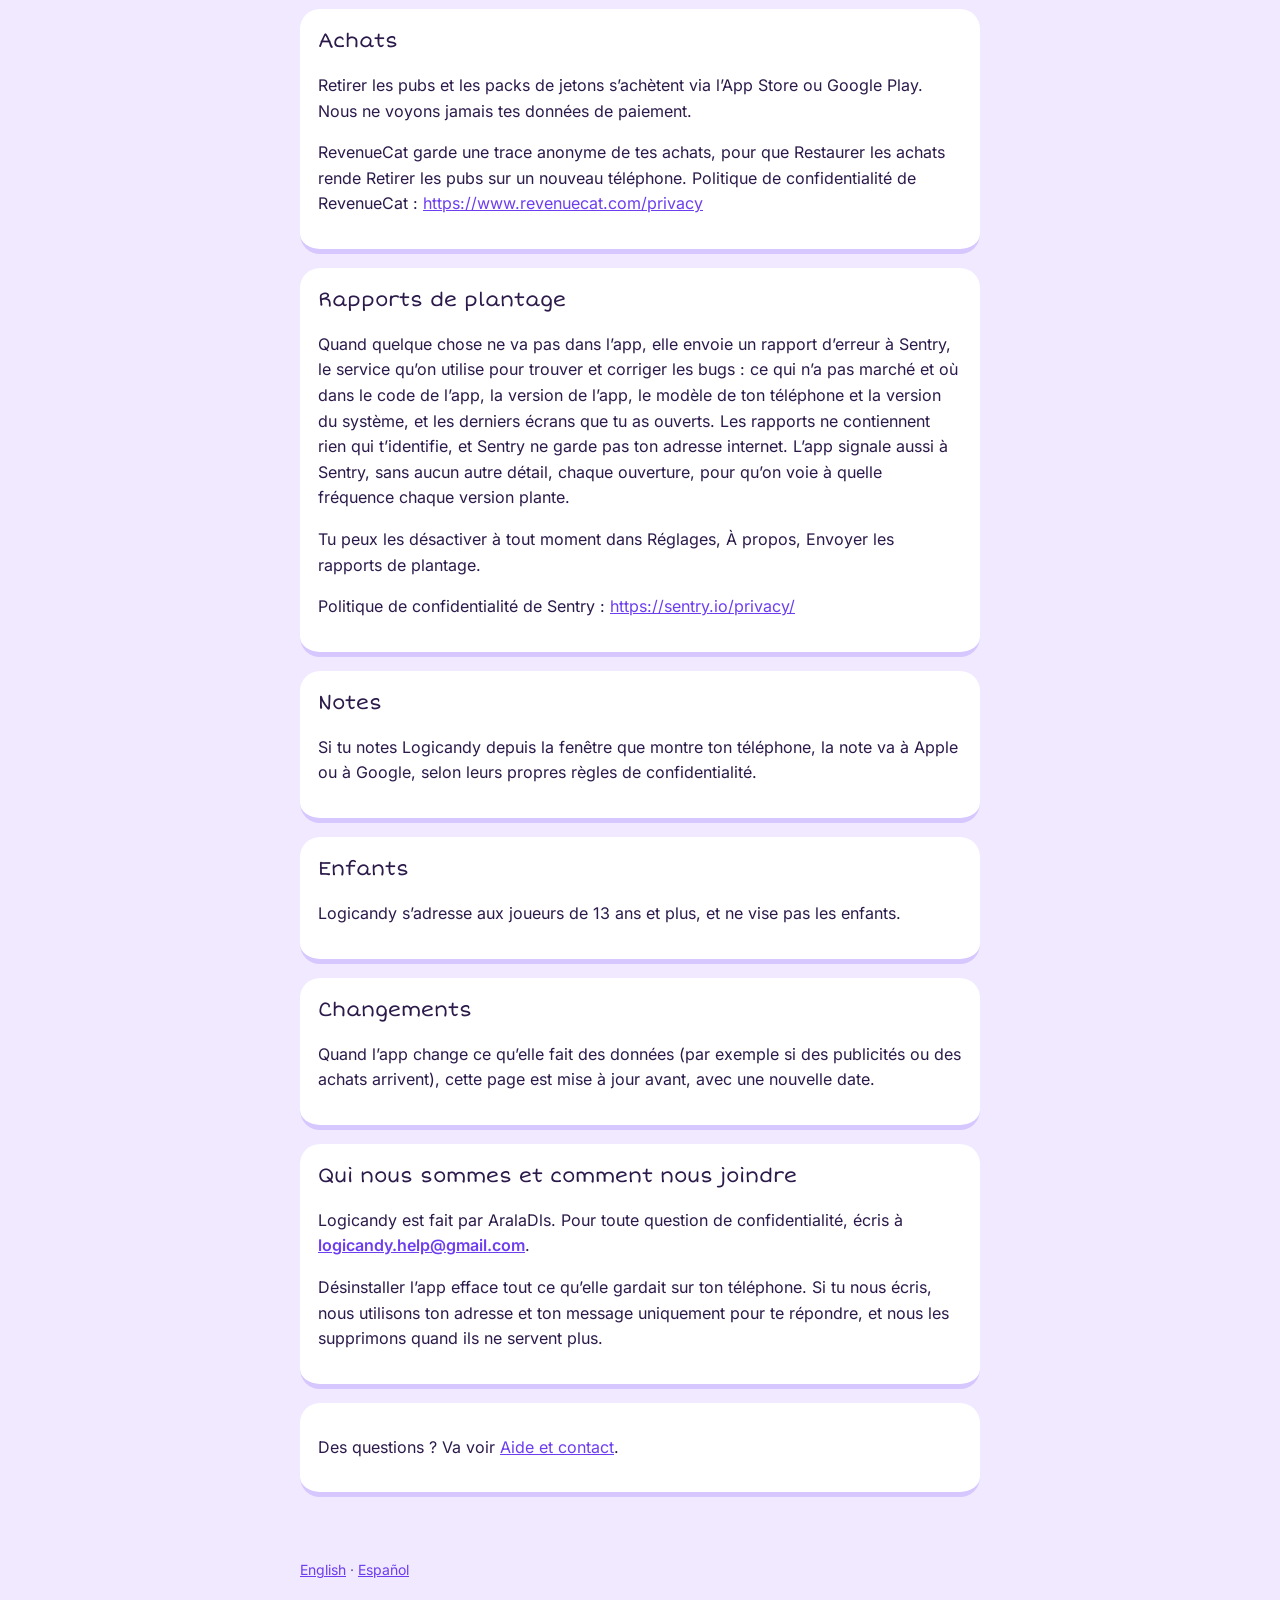
<file: fr/privacy.html>
<!doctype html>
<html lang="fr">
<head>
<meta charset="utf-8">
<meta name="viewport" content="width=device-width, initial-scale=1">
<title>Logicandy · Politique de confidentialité</title>
<meta name="theme-color" content="#6D3DF0">
<link rel="icon" type="image/png" href="../img/icon.png">
<link rel="stylesheet" href="../style.css">
</head>
<body>
<header class="top"><a class="brand" href="./"><img src="../img/icon.png" width="40" height="40" alt="">Logicandy</a></header>
<main class="text">
<h1>Politique de confidentialité</h1>
<p class="updated">Dernière mise à jour : 25 novembre 2026</p>
<p class="lead">Logicandy garde ta progression sur ton téléphone. Les publicités et les achats passent par Google, Apple et RevenueCat, comme expliqué plus bas.</p>
<section><h2>Ce que l’app garde sur ton téléphone</h2>
<p>Ta progression : niveaux résolus, étoiles, couronnes, médailles, tes résultats des défis du jour et ta série, les bestioles collectionnées et tes jetons d’indice.</p>
<p>Tes réglages : difficulté, thème, langue, son, vibration et le rappel quotidien.</p>
<p>Tout reste sur ton téléphone. Si tu utilises la sauvegarde de ton téléphone (Google ou Apple), elle en fait partie, et nous ne la voyons jamais.</p>
</section>
<section><h2>Notifications</h2>
<p>Si tu actives le rappel quotidien, l’app programme des notifications sur ton téléphone à l’heure choisie. Rien n’est envoyé à un serveur.</p>
</section>
<section><h2>Partage</h2>
<p>Quand tu touches Partager, l’app crée une image et un court texte avec tes résultats du jour et les passe au menu de partage de ton téléphone. Tu choisis où ils vont ; l’app n’envoie rien d’elle-même.</p>
</section>
<section><h2>Ce que l’app ne fait pas</h2>
<p>Pas de compte, pas de connexion et pas de statistiques à nous.</p>
<p>À part les publicités, les achats et les rapports de plantage (plus bas), l’app ne fait aucune requête réseau d’elle-même.</p>
</section>
<section id="ads"><h2>Publicités</h2>
<p>Logicandy affiche des publicités Google AdMob : une courte pub entre certains niveaux, et une pub que tu peux choisir de regarder contre un jeton d’indice. Jamais de pub pendant un casse-tête ni après un défi du jour. Retirer les pubs supprime les pubs entre les niveaux ; les pubs que tu choisis de regarder restent disponibles.</p>
<p>Pour afficher et mesurer les pubs, le logiciel publicitaire de Google collecte des données comme l’identifiant publicitaire de ton appareil, une position approximative tirée de ton adresse internet et tes interactions avec les pubs. Là où la loi l’exige (par exemple dans l’UE et au Royaume-Uni), l’app te demande d’abord ton consentement, et tu peux changer ton choix à tout moment dans Réglages, À propos, Choix de confidentialité.</p>
<p>Sur iPhone, l’app ne demande pas à te pister, donc les pubs n’utilisent pas ton identifiant publicitaire.</p>
<p>Politique de confidentialité de Google : <a href="https://policies.google.com/privacy">https://policies.google.com/privacy</a></p>
</section>
<section id="purchases"><h2>Achats</h2>
<p>Retirer les pubs et les packs de jetons s’achètent via l’App Store ou Google Play. Nous ne voyons jamais tes données de paiement.</p>
<p>RevenueCat garde une trace anonyme de tes achats, pour que Restaurer les achats rende Retirer les pubs sur un nouveau téléphone. Politique de confidentialité de RevenueCat : <a href="https://www.revenuecat.com/privacy">https://www.revenuecat.com/privacy</a></p>
</section>
<section id="crash-reports"><h2>Rapports de plantage</h2>
<p>Quand quelque chose ne va pas dans l’app, elle envoie un rapport d’erreur à Sentry, le service qu’on utilise pour trouver et corriger les bugs : ce qui n’a pas marché et où dans le code de l’app, la version de l’app, le modèle de ton téléphone et la version du système, et les derniers écrans que tu as ouverts. Les rapports ne contiennent rien qui t’identifie, et Sentry ne garde pas ton adresse internet. L’app signale aussi à Sentry, sans aucun autre détail, chaque ouverture, pour qu’on voie à quelle fréquence chaque version plante.</p>
<p>Tu peux les désactiver à tout moment dans Réglages, À propos, Envoyer les rapports de plantage.</p>
<p>Politique de confidentialité de Sentry : <a href="https://sentry.io/privacy/">https://sentry.io/privacy/</a></p>
</section>
<section><h2>Notes</h2>
<p>Si tu notes Logicandy depuis la fenêtre que montre ton téléphone, la note va à Apple ou à Google, selon leurs propres règles de confidentialité.</p>
</section>
<section><h2>Enfants</h2>
<p>Logicandy s’adresse aux joueurs de 13 ans et plus, et ne vise pas les enfants.</p>
</section>
<section><h2>Changements</h2>
<p>Quand l’app change ce qu’elle fait des données (par exemple si des publicités ou des achats arrivent), cette page est mise à jour avant, avec une nouvelle date.</p>
</section>
<section id="who"><h2>Qui nous sommes et comment nous joindre</h2><p>Logicandy est fait par AralaDls. Pour toute question de confidentialité, écris à <a href="mailto:logicandy.help@gmail.com"><strong>logicandy.help@gmail.com</strong></a>.</p><p>Désinstaller l’app efface tout ce qu’elle gardait sur ton téléphone. Si tu nous écris, nous utilisons ton adresse et ton message uniquement pour te répondre, et nous les supprimons quand ils ne servent plus.</p></section>
<section><p>Des questions ? Va voir <a href="support.html">Aide et contact</a>.</p></section>
</main>
<footer><p class="langs"><a href="../en/privacy.html" hreflang="en">English</a> · <a href="../es/privacy.html" hreflang="es">Español</a></p></footer>
</body>
</html>
</file>
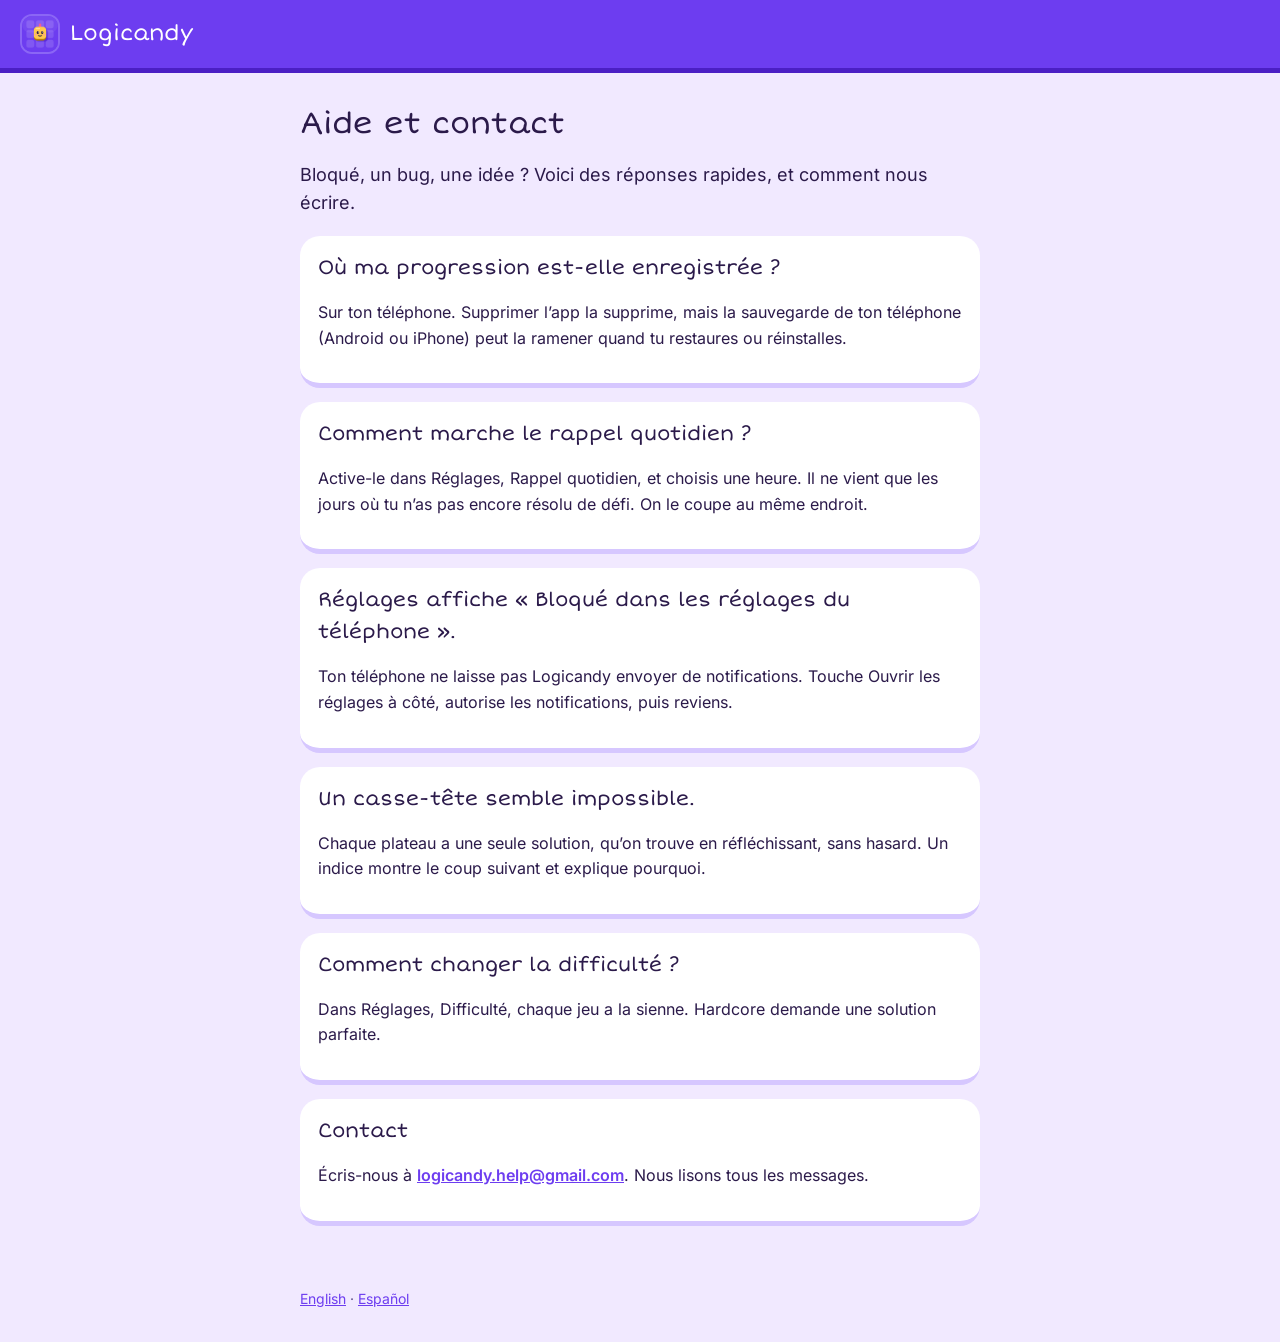
<file: fr/support.html>
<!doctype html>
<html lang="fr">
<head>
<meta charset="utf-8">
<meta name="viewport" content="width=device-width, initial-scale=1">
<title>Logicandy · Aide et contact</title>
<meta name="theme-color" content="#6D3DF0">
<link rel="icon" type="image/png" href="../img/icon.png">
<link rel="stylesheet" href="../style.css">
</head>
<body>
<header class="top"><a class="brand" href="./"><img src="../img/icon.png" width="40" height="40" alt="">Logicandy</a></header>
<main class="text">
<h1>Aide et contact</h1>
<p class="lead">Bloqué, un bug, une idée ? Voici des réponses rapides, et comment nous écrire.</p>
<section><h2>Où ma progression est-elle enregistrée ?</h2><p>Sur ton téléphone. Supprimer l’app la supprime, mais la sauvegarde de ton téléphone (Android ou iPhone) peut la ramener quand tu restaures ou réinstalles.</p></section>
<section><h2>Comment marche le rappel quotidien ?</h2><p>Active-le dans Réglages, Rappel quotidien, et choisis une heure. Il ne vient que les jours où tu n’as pas encore résolu de défi. On le coupe au même endroit.</p></section>
<section><h2>Réglages affiche « Bloqué dans les réglages du téléphone ».</h2><p>Ton téléphone ne laisse pas Logicandy envoyer de notifications. Touche Ouvrir les réglages à côté, autorise les notifications, puis reviens.</p></section>
<section><h2>Un casse-tête semble impossible.</h2><p>Chaque plateau a une seule solution, qu’on trouve en réfléchissant, sans hasard. Un indice montre le coup suivant et explique pourquoi.</p></section>
<section><h2>Comment changer la difficulté ?</h2><p>Dans Réglages, Difficulté, chaque jeu a la sienne. Hardcore demande une solution parfaite.</p></section>
<section class="contact"><h2>Contact</h2><p>Écris-nous à <a href="mailto:logicandy.help@gmail.com"><strong>logicandy.help@gmail.com</strong></a>. Nous lisons tous les messages.</p></section>
</main>
<footer><p class="langs"><a href="../en/support.html" hreflang="en">English</a> · <a href="../es/support.html" hreflang="es">Español</a></p></footer>
</body>
</html>
</file>
<file: style.css>
/* Logicandy's public site. The colors are the app's design tokens
   (app/lib/core/theme/tokens/): Day by default, Night when the visitor's
   device asks for dark. Fonts are served from this site, never from
   another one. */

@font-face {
  font-family: "Short Stack";
  src: url(fonts/ShortStack.woff) format("woff");
  font-display: swap;
}
@font-face {
  font-family: Inter;
  font-weight: 400;
  src: url(fonts/Inter-400.woff) format("woff");
  font-display: swap;
}
@font-face {
  font-family: Inter;
  font-weight: 600;
  src: url(fonts/Inter-600.woff) format("woff");
  font-display: swap;
}

:root {
  --bg: #F1E9FF;
  --card: #FFFFFF;
  --edge: #D6C7FF;
  --ink: #2B1A4A;
  --muted: #62528A;
  --link: #6D3DF0;
  --grape: #6D3DF0;
  --grape-edge: #4B1FC4;
  --on-grape: #FFFFFF;
  --on-grape-soft: #F1ECFF;
  --sun: #FFC94D;
  --sun-edge: #B07800;
  --sun-ink: #3B2500;
  --phone: #140D33;
}
@media (prefers-color-scheme: dark) {
  :root {
    --bg: #1B1340;
    --card: #2A1F5C;
    --edge: #140D33;
    --ink: #FFFFFF;
    --muted: #C9C1F0;
    --link: #B79BFF;
  }
}

* { box-sizing: border-box; }
html { -webkit-text-size-adjust: 100%; }
body {
  margin: 0;
  background: var(--bg);
  color: var(--ink);
  font: 400 16px/1.6 Inter, system-ui, -apple-system, "Segoe UI", Roboto, sans-serif;
}
h1, h2, h3, .brand, .fact strong {
  font-family: "Short Stack", Inter, system-ui, sans-serif;
  font-weight: 400;
}
a { color: var(--link); }
a:focus-visible { outline: 3px solid var(--sun); outline-offset: 2px; border-radius: 6px; }
img { max-width: 100%; height: auto; }

/* The grape bar every page starts with. */
.top {
  display: flex;
  align-items: center;
  justify-content: space-between;
  gap: 12px;
  padding: 14px 20px;
  position: relative;
}
header.top { background: var(--grape); border-bottom: 5px solid var(--grape-edge); }
.brand {
  display: inline-flex;
  align-items: center;
  gap: 10px;
  color: var(--on-grape);
  font-size: 22px;
  text-decoration: none;
}
.brand img { width: 40px; height: 40px; border-radius: 12px; border: 2px solid #8B66F5; }
.switch { display: flex; gap: 4px; font-size: 13px; font-weight: 600; }
.switch a {
  color: var(--on-grape-soft);
  text-decoration: none;
  padding: 4px 10px;
  border-radius: 999px;
}
.switch a:hover { background: var(--grape-edge); }
.switch a[aria-current] { background: var(--sun); color: var(--sun-ink); }

/* Home: the hero. */
.hero {
  background: var(--grape);
  border-bottom: 5px solid var(--grape-edge);
  position: relative;
  overflow: hidden;
}
.hero::before, .hero::after, .pitch::after {
  content: "";
  position: absolute;
}
.hero::before { right: -30px; top: 84px; width: 72px; height: 72px; border-radius: 22px; background: var(--sun); }
.hero::after { left: -20px; bottom: 48px; width: 52px; height: 52px; border-radius: 18px; background: #2EE6B0; }
.pitch::after { right: 34%; bottom: 20px; width: 30px; height: 30px; border-radius: 50%; background: #FF5C8A; }
.pitch {
  max-width: 1040px;
  margin: 0 auto;
  padding: 20px 20px 36px;
  display: grid;
  gap: 8px;
  align-items: center;
  text-align: center;
}
.pitch h1 { color: var(--on-grape); font-size: 34px; line-height: 1.2; margin: 0 0 12px; }
.pitch .lead { color: var(--on-grape-soft); font-size: 17px; margin: 0 auto 18px; max-width: 34em; }
.stores { display: flex; flex-wrap: wrap; align-items: center; gap: 12px; justify-content: center; margin: 0; }
.store {
  background: var(--sun);
  color: var(--sun-ink);
  border-bottom: 5px solid var(--sun-edge);
  border-radius: 16px;
  padding: 10px 16px;
  font-weight: 600;
  font-size: 15px;
  text-decoration: none;
}
/* Apple's official badge, unchanged; its clear space is a quarter of its height. */
.badge { display: inline-block; line-height: 0; border-radius: 9px; }
.badge img { height: 48px; width: auto; }
/* A store that isn't out yet: there, but quieter than the real link. */
.store.soon {
  background: transparent;
  color: var(--on-grape-soft);
  border: 2px solid var(--on-grape-soft);
  padding: 8px 14px;
}
.glim { width: 220px; margin: 8px auto 0; position: relative; animation: bob 4s ease-in-out infinite; }
@keyframes bob { 50% { transform: translateY(-8px); } }
@media (prefers-reduced-motion: reduce) { .glim { animation: none; } }

/* Home: the games and the facts. */
.wide { max-width: 1040px; margin: 0 auto; padding: 28px 20px 12px; }
.wide > h2 { font-size: 24px; line-height: 1.3; margin: 0 0 16px; text-align: center; }
.games, .facts { display: grid; gap: 14px; }
.game {
  border-radius: 20px;
  border-bottom: 6px solid;
  padding: 18px 18px 20px;
  display: flex;
  flex-direction: column;
  gap: 8px;
}
.game h3 { font-size: 22px; margin: 0; }
.game p { margin: 0 0 8px; font-size: 15px; line-height: 1.5; }
.game img {
  display: block;
  width: 100%;
  max-width: 250px;
  margin: auto auto 0;
  border: 6px solid var(--phone);
  border-radius: 26px;
  background: var(--phone);
}
.pink { background: #FF5C8A; border-color: #D93368; color: #3D0517; }
.mint { background: #2EE6B0; border-color: #13B386; color: #00382A; }
.sky { background: #4D9CFF; border-color: #2A6FD6; color: #061A3D; }
.facts { margin: 14px 0 0; }
.fact {
  background: var(--card);
  border-radius: 20px;
  border-bottom: 5px solid var(--edge);
  padding: 14px 18px 16px;
}
.fact strong { display: block; font-size: 22px; line-height: 1.3; margin: 0 0 4px; }
.fact span { color: var(--muted); font-size: 15px; }

@media (min-width: 720px) {
  .pitch { grid-template-columns: 1.4fr 1fr; text-align: left; padding: 28px 28px 44px; }
  .pitch h1 { font-size: 46px; }
  .pitch .lead { margin-left: 0; font-size: 18px; }
  .stores { justify-content: flex-start; }
  .glim { width: 300px; margin: 0 auto; }
  .games, .facts { grid-template-columns: repeat(3, minmax(0, 1fr)); }
}

/* The privacy and help pages. */
main.text { max-width: 720px; margin: 0 auto; padding: 24px 20px 40px; }
main.text h1 { font-size: 30px; line-height: 1.25; margin: 8px 0 12px; }
main.text h2 { font-size: 20px; margin: 0 0 6px; }
main.text section {
  background: var(--card);
  border-radius: 20px;
  border-bottom: 5px solid var(--edge);
  padding: 16px 18px;
  margin: 14px 0;
}
main.text .lead { font-size: 18px; }
.updated, .langs { color: var(--muted); font-size: 14px; }

footer {
  max-width: 1040px;
  margin: 0 auto;
  padding: 8px 20px 32px;
  display: flex;
  flex-wrap: wrap;
  gap: 8px 16px;
  justify-content: space-between;
  color: var(--muted);
  font-size: 14px;
}
footer p { margin: 0; }
main.text + footer { max-width: 720px; }
</file>
